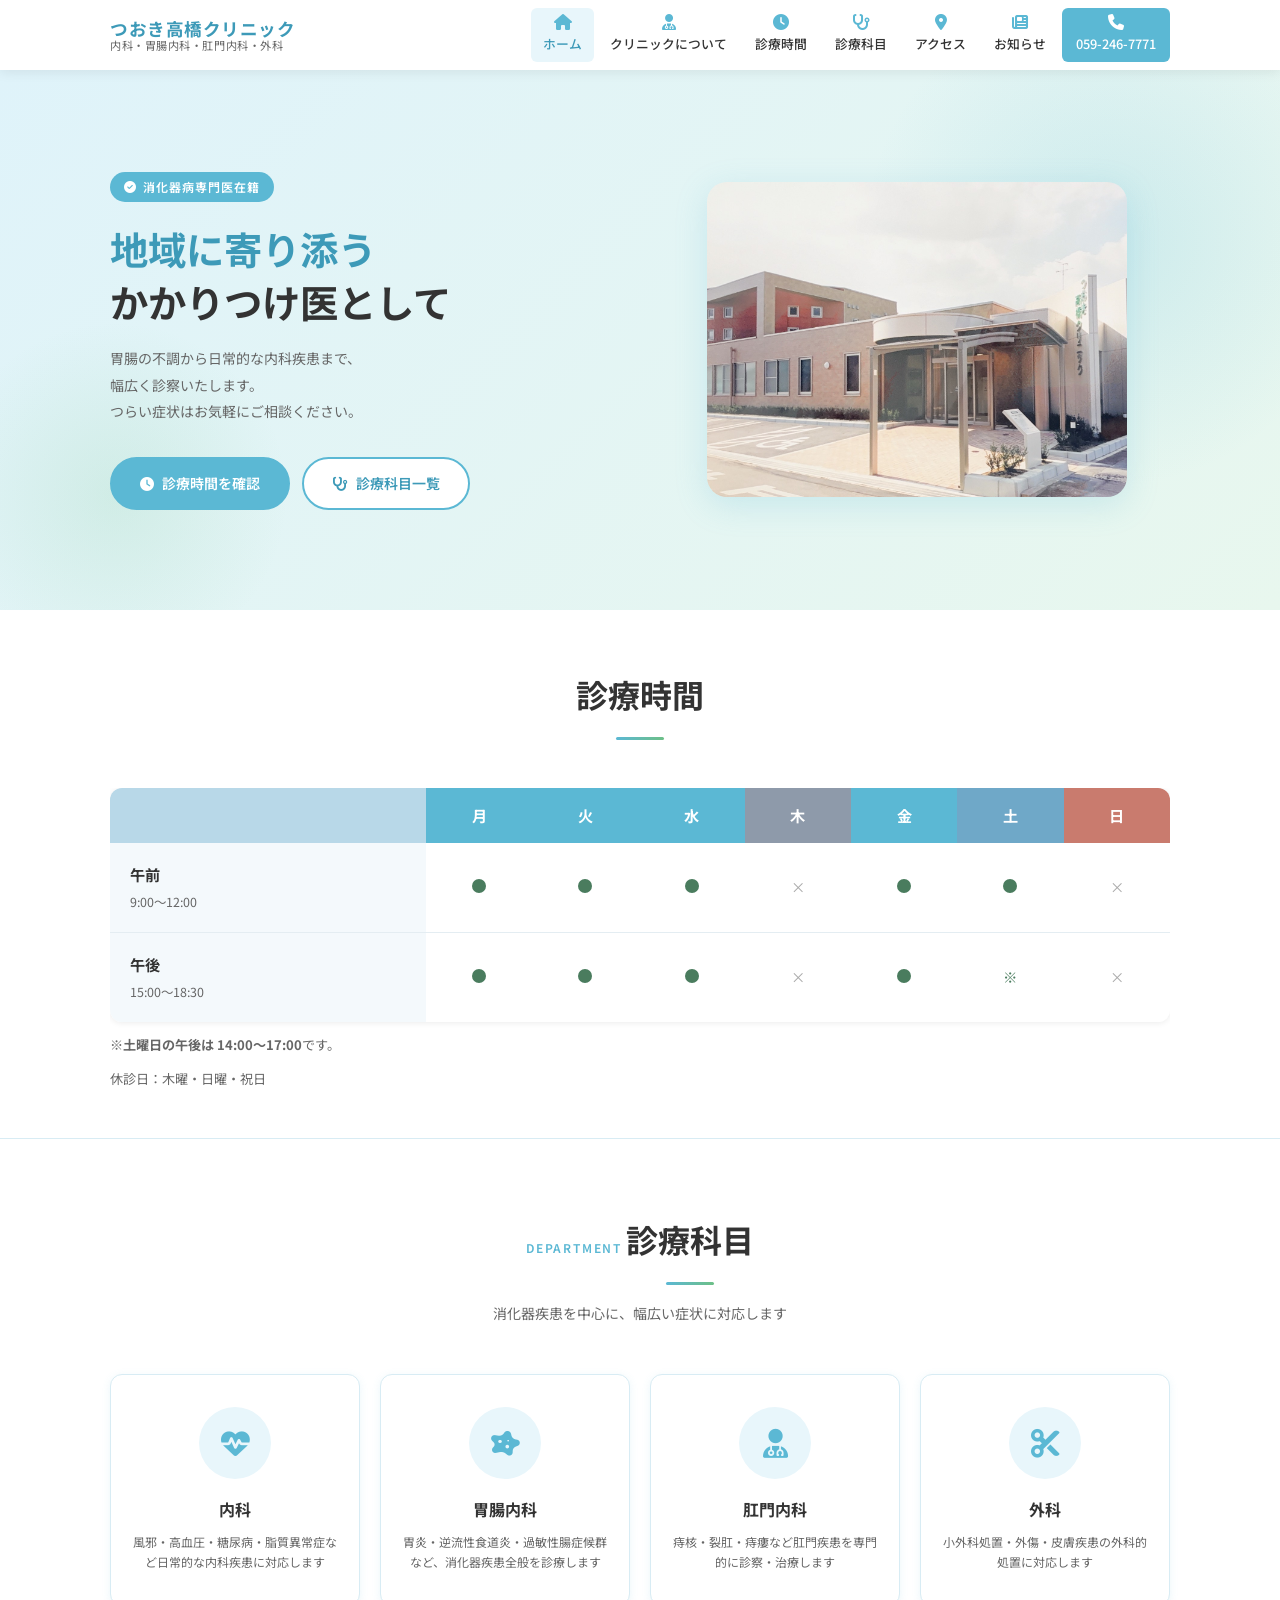
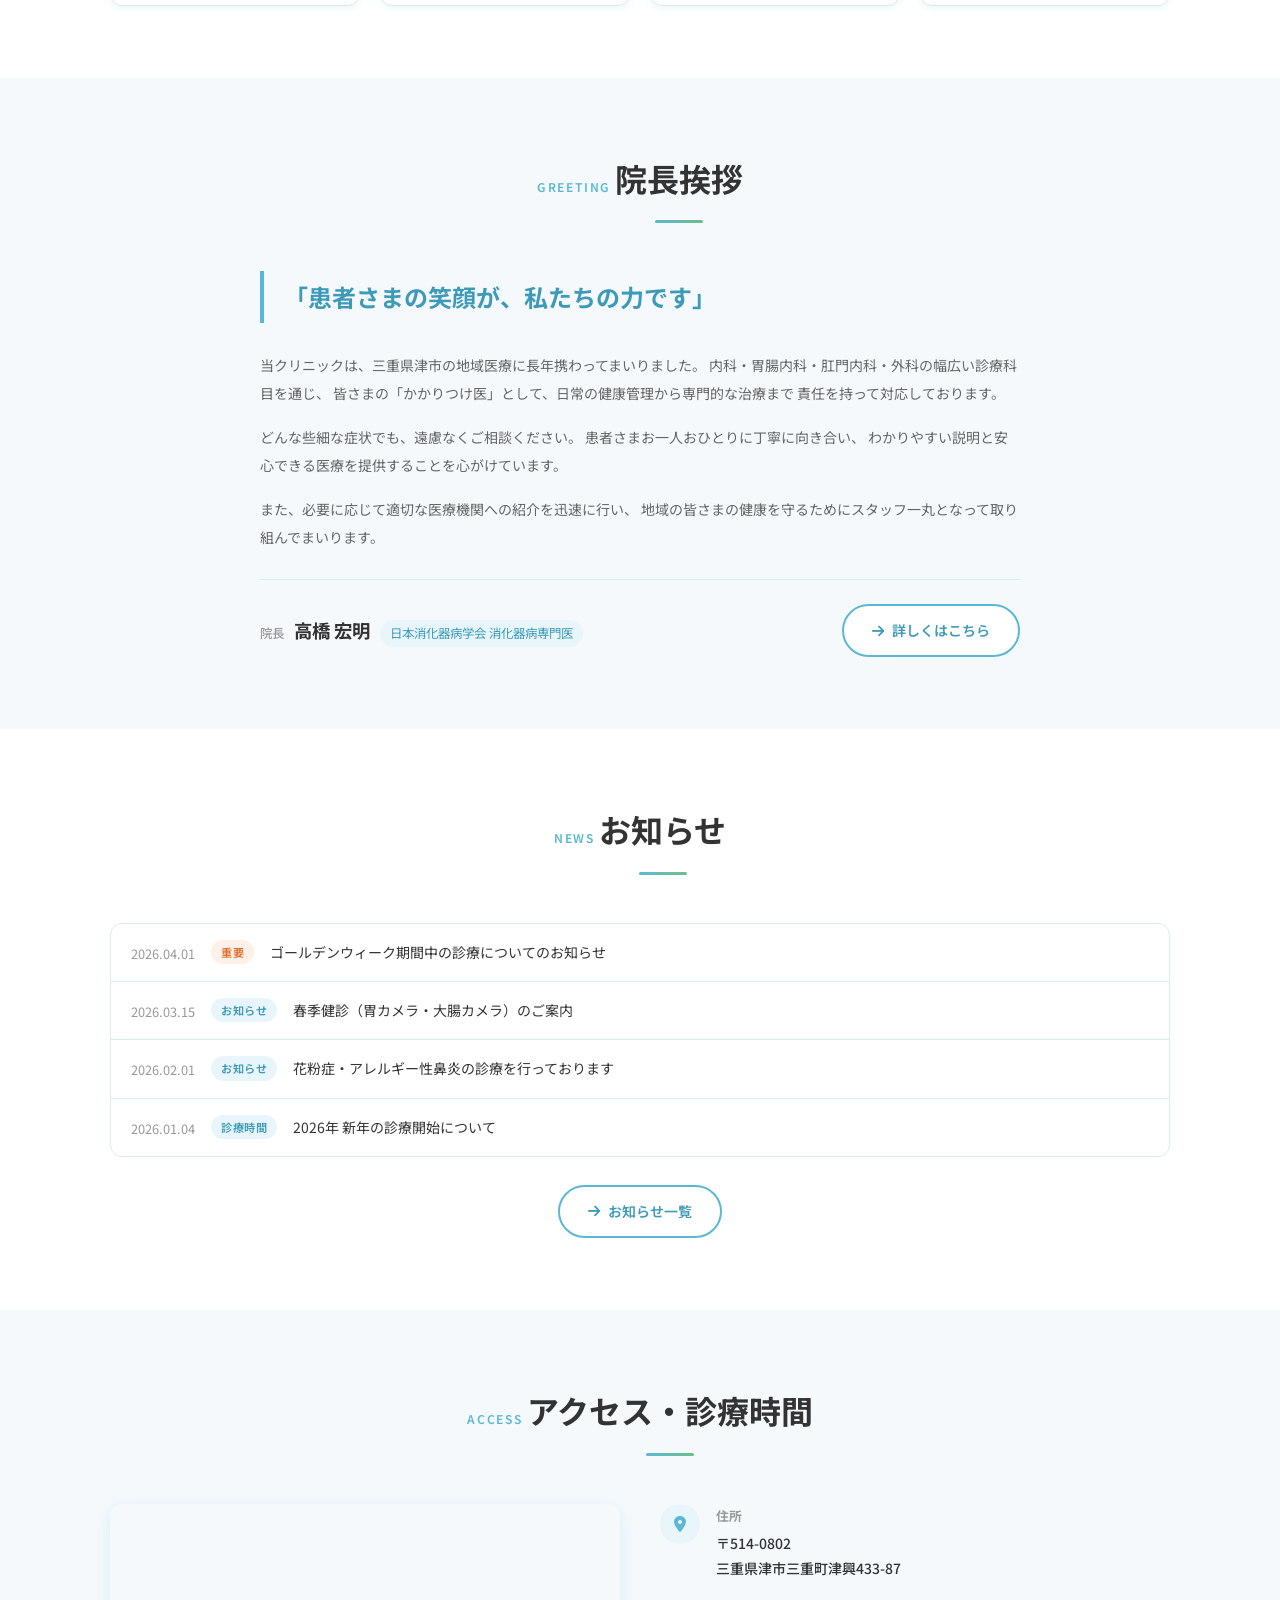
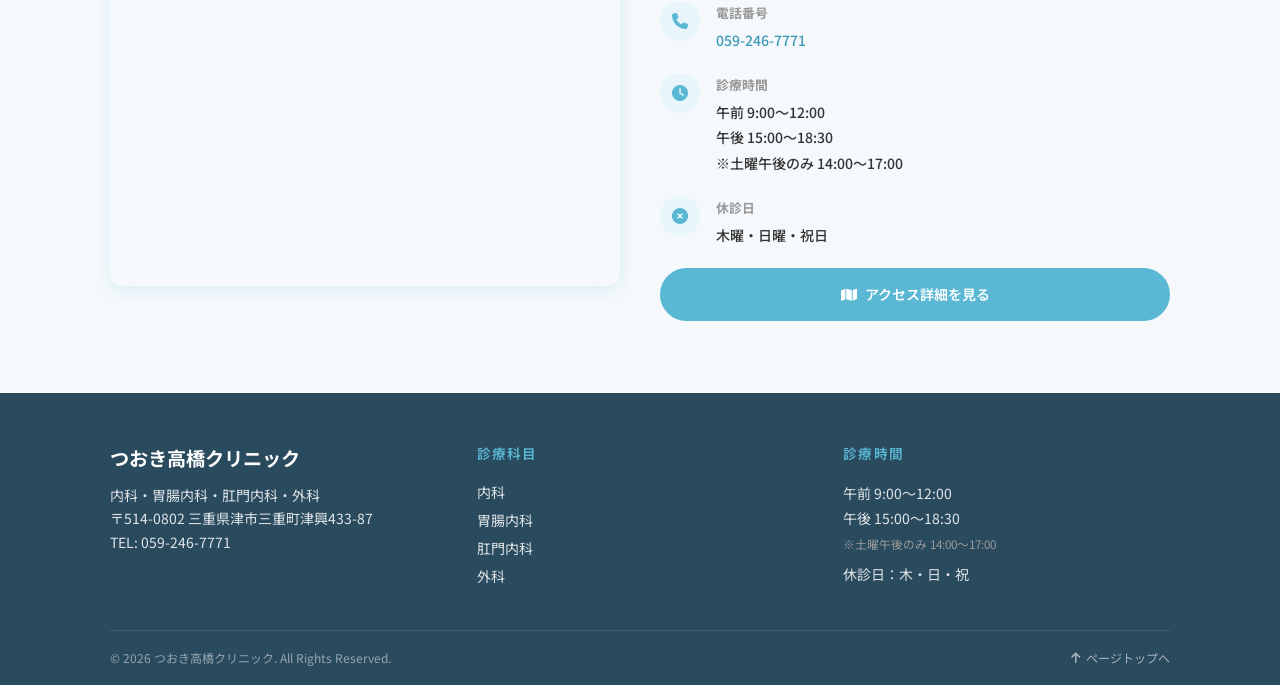
<file: index.html>
<!DOCTYPE html>
<html lang="ja">
<head>
  <meta charset="UTF-8">
  <meta name="viewport" content="width=device-width, initial-scale=1.0">
  <title>つおき高橋クリニック | 内科・胃腸内科・肛門内科・外科 — 三重県津市</title>
  <meta name="description" content="三重県津市の「つおき高橋クリニック」。内科・胃腸内科・肛門内科・外科を診療。院長は日本消化器病学会専門医。お気軽にご来院ください。">
  <link rel="preconnect" href="https://fonts.googleapis.com">
  <link rel="preconnect" href="https://fonts.gstatic.com" crossorigin>
  <link href="https://fonts.googleapis.com/css2?family=Noto+Sans+JP:wght@400;500;600;700&display=swap" rel="stylesheet">
  <link rel="stylesheet" href="https://cdnjs.cloudflare.com/ajax/libs/font-awesome/6.5.0/css/all.min.css" media="print" onload="this.media='all'">
  <noscript><link rel="stylesheet" href="https://cdnjs.cloudflare.com/ajax/libs/font-awesome/6.5.0/css/all.min.css"></noscript>
  <link rel="stylesheet" href="css/common.css">
  <link rel="stylesheet" href="css/style.css">
  <!-- SEO: canonical / favicon -->
  <link rel="canonical" href="https://www.tsuoki-takahashi-cl.com/">
  <link rel="icon" href="/images/favicon.ico">
  <meta name="theme-color" content="#5BB8D4">
  <meta name="geo.region" content="JP-24">
  <meta name="geo.placename" content="津市, 三重県">
  <meta name="geo.position" content="34.73;136.5">
  <meta name="ICBM" content="34.73, 136.5">
  <!-- SEO: OGP -->
  <meta property="og:type" content="website">
  <meta property="og:locale" content="ja_JP">
  <meta property="og:site_name" content="つおき高橋クリニック">
  <meta property="og:title" content="つおき高橋クリニック | 内科・胃腸内科・肛門内科・外科 — 三重県津市">
  <meta property="og:description" content="三重県津市の「つおき高橋クリニック」。内科・胃腸内科・肛門内科・外科を診療。院長は日本消化器病学会専門医。お気軽にご来院ください。">
  <meta property="og:url" content="https://www.tsuoki-takahashi-cl.com/">
  <meta property="og:image" content="https://www.tsuoki-takahashi-cl.com/images/ogp.png">
  <meta property="og:image:width" content="1200">
  <meta property="og:image:height" content="630">
  <!-- SEO: Twitter Card -->
  <meta name="twitter:card" content="summary_large_image">
  <meta name="twitter:title" content="つおき高橋クリニック | 三重県津市">
  <meta name="twitter:description" content="三重県津市の内科・胃腸内科・肛門内科・外科クリニック。消化器病専門医在籍。">
  <meta name="twitter:image" content="https://www.tsuoki-takahashi-cl.com/images/ogp.png">
  <!-- AIO: JSON-LD 構造化データ -->
  <script type="application/ld+json">
  [
    {
      "@context": "https://schema.org",
      "@type": "MedicalClinic",
      "@id": "https://www.tsuoki-takahashi-cl.com/#clinic",
      "name": "つおき高橋クリニック",
      "alternateName": "Tsuoki Takahashi Clinic",
      "url": "https://www.tsuoki-takahashi-cl.com/",
      "telephone": "+81-59-246-7771",
      "image": "https://www.tsuoki-takahashi-cl.com/images/ogp.png",
      "description": "三重県津市の内科・胃腸内科・肛門内科・外科クリニック。日本消化器病学会 消化器病専門医の院長が丁寧に診察します。",
      "address": {
        "@type": "PostalAddress",
        "streetAddress": "三重町津興433-87",
        "addressLocality": "津市",
        "addressRegion": "三重県",
        "postalCode": "514-0802",
        "addressCountry": "JP"
      },
      "geo": {
        "@type": "GeoCoordinates",
        "latitude": 34.73,
        "longitude": 136.5
      },
      "medicalSpecialty": ["Gastroenterology", "GeneralPractice", "Surgery"],
      "openingHoursSpecification": [
        {
          "@type": "OpeningHoursSpecification",
          "dayOfWeek": ["Monday","Tuesday","Wednesday","Friday"],
          "opens": "09:00",
          "closes": "12:00"
        },
        {
          "@type": "OpeningHoursSpecification",
          "dayOfWeek": ["Monday","Tuesday","Wednesday","Friday"],
          "opens": "15:00",
          "closes": "18:30"
        },
        {
          "@type": "OpeningHoursSpecification",
          "dayOfWeek": ["Saturday"],
          "opens": "09:00",
          "closes": "12:00"
        },
        {
          "@type": "OpeningHoursSpecification",
          "dayOfWeek": ["Saturday"],
          "opens": "14:00",
          "closes": "17:00"
        }
      ],
      "employee": {
        "@type": "Physician",
        "name": "高橋 宏明",
        "honorificPrefix": "Dr.",
        "jobTitle": "院長",
        "medicalSpecialty": "Gastroenterology"
      },
      "priceRange": "保険診療",
      "currenciesAccepted": "JPY",
      "paymentAccepted": "健康保険、現金"
    },
    {
      "@context": "https://schema.org",
      "@type": "WebSite",
      "url": "https://www.tsuoki-takahashi-cl.com/",
      "name": "つおき高橋クリニック",
      "inLanguage": "ja"
    }
  ]
  </script>
</head>
<body>

  <!-- ヘッダー -->
  <header class="site-header">
    <div class="container header-inner">
      <a href="index.html" class="site-logo">
        <span class="logo-name">つおき高橋クリニック</span>
        <span class="logo-sub">内科・胃腸内科・肛門内科・外科</span>
      </a>
      <nav class="global-nav" aria-label="グローバルナビゲーション">
        <a href="index.html"><i class="fa-solid fa-house"></i>ホーム</a>
        <a href="about.html"><i class="fa-solid fa-user-doctor"></i>クリニックについて</a>
        <a href="hours.html"><i class="fa-solid fa-clock"></i>診療時間</a>
        <a href="department.html"><i class="fa-solid fa-stethoscope"></i>診療科目</a>
        <a href="access.html"><i class="fa-solid fa-location-dot"></i>アクセス</a>
        <a href="news.html"><i class="fa-solid fa-newspaper"></i>お知らせ</a>
        <a href="tel:0592467771" class="header-tel"><i class="fa-solid fa-phone"></i>059-246-7771</a>
      </nav>
      <button class="hamburger" aria-label="メニューを開く" aria-expanded="false">
        <span></span><span></span><span></span>
      </button>
    </div>
  </header>

  <main>

    <!-- ヒーロー -->
    <section class="hero">
      <div class="container">
        <div class="hero-inner">
          <div class="hero-content fade-in">
            <span class="hero-tag"><i class="fa-solid fa-circle-check"></i>消化器病専門医在籍</span>
            <h1 class="hero-title">
              <em>地域に寄り添う</em><br>
              かかりつけ医として
            </h1>
            <p class="hero-desc">
              胃腸の不調から日常的な内科疾患まで、<br>
              幅広く診察いたします。<br>
              つらい症状はお気軽にご相談ください。
            </p>
            <div class="hero-actions">
              <a href="hours.html" class="btn btn-primary"><i class="fa-solid fa-clock"></i>診療時間を確認</a>
              <a href="department.html" class="btn btn-secondary"><i class="fa-solid fa-stethoscope"></i>診療科目一覧</a>
            </div>
          </div>
          <div class="hero-image fade-in">
            <img
              src="images/hospital_exterior.jpg"
              alt="つおき高橋クリニック 外観"
              class="hero-exterior-img"
              width="420"
              loading="eager"
            >
          </div>
        </div>
      </div>
    </section>

    <!-- 診療時間テーブル -->
    <div class="hours-section">
      <div class="container">
        <div class="section-header fade-in">
          <h2 class="section-title">診療時間</h2>
        </div>
        <div class="hours-table-wrap fade-in">
          <table class="hours-schedule">
            <thead>
              <tr>
                <th class="th-empty"></th>
                <th>月</th>
                <th>火</th>
                <th>水</th>
                <th class="th-closed">木</th>
                <th>金</th>
                <th class="th-sat">土</th>
                <th class="th-sun">日</th>
              </tr>
            </thead>
            <tbody>
              <tr>
                <td class="time-cell"><span class="time-label">午前</span><span class="time-range">9:00〜12:00</span></td>
                <td><span class="dot"></span></td>
                <td><span class="dot"></span></td>
                <td><span class="dot"></span></td>
                <td class="cross-cell">×</td>
                <td><span class="dot"></span></td>
                <td><span class="dot"></span></td>
                <td class="cross-cell">×</td>
              </tr>
              <tr>
                <td class="time-cell"><span class="time-label">午後</span><span class="time-range">15:00〜18:30</span></td>
                <td><span class="dot"></span></td>
                <td><span class="dot"></span></td>
                <td><span class="dot"></span></td>
                <td class="cross-cell">×</td>
                <td><span class="dot"></span></td>
                <td class="sat-pm-cell">※</td>
                <td class="cross-cell">×</td>
              </tr>
            </tbody>
          </table>
          <p class="hours-note"><strong>※土曜日の午後は 14:00〜17:00</strong>です。</p>
          <p class="hours-note">休診日：木曜・日曜・祝日</p>
        </div>
      </div>
    </div>

    <!-- 診療科目 -->
    <section class="section">
      <div class="container">
        <div class="section-header fade-in">
          <span class="section-label">Department</span>
          <h2 class="section-title">診療科目</h2>
          <p class="section-desc">消化器疾患を中心に、幅広い症状に対応します</p>
        </div>
        <div class="dept-grid">
          <a href="department.html#internal" class="dept-card fade-in">
            <div class="dept-icon"><i class="fa-solid fa-heart-pulse"></i></div>
            <h3>内科</h3>
            <p>風邪・高血圧・糖尿病・脂質異常症など日常的な内科疾患に対応します</p>
          </a>
          <a href="department.html#gastro" class="dept-card fade-in">
            <div class="dept-icon"><i class="fa-solid fa-disease"></i></div>
            <h3>胃腸内科</h3>
            <p>胃炎・逆流性食道炎・過敏性腸症候群など、消化器疾患全般を診療します</p>
          </a>
          <a href="department.html#anal" class="dept-card fade-in">
            <div class="dept-icon"><i class="fa-solid fa-user-doctor"></i></div>
            <h3>肛門内科</h3>
            <p>痔核・裂肛・痔瘻など肛門疾患を専門的に診察・治療します</p>
          </a>
          <a href="department.html#surgery" class="dept-card fade-in">
            <div class="dept-icon"><i class="fa-solid fa-scissors"></i></div>
            <h3>外科</h3>
            <p>小外科処置・外傷・皮膚疾患の外科的処置に対応します</p>
          </a>
        </div>
      </div>
    </section>

    <!-- 院長挨拶 -->
    <section class="section section-alt">
      <div class="container">
        <div class="section-header fade-in">
          <span class="section-label">Greeting</span>
          <h2 class="section-title">院長挨拶</h2>
        </div>
        <div class="greeting-inner fade-in">
          <blockquote class="greeting-quote">「患者さまの笑顔が、私たちの力です」</blockquote>
          <div class="greeting-body">
            <p>
              当クリニックは、三重県津市の地域医療に長年携わってまいりました。
              内科・胃腸内科・肛門内科・外科の幅広い診療科目を通じ、
              皆さまの「かかりつけ医」として、日常の健康管理から専門的な治療まで
              責任を持って対応しております。
            </p>
            <p>
              どんな些細な症状でも、遠慮なくご相談ください。
              患者さまお一人おひとりに丁寧に向き合い、
              わかりやすい説明と安心できる医療を提供することを心がけています。
            </p>
            <p>
              また、必要に応じて適切な医療機関への紹介を迅速に行い、
              地域の皆さまの健康を守るためにスタッフ一丸となって取り組んでまいります。
            </p>
          </div>
          <div class="greeting-footer">
            <div class="greeting-profile">
              <span class="greeting-profile-title">院長</span>
              <span class="greeting-profile-name">高橋 宏明</span>
              <span class="greeting-profile-cert">日本消化器病学会 消化器病専門医</span>
            </div>
            <a href="about.html" class="btn btn-secondary">
              <i class="fa-solid fa-arrow-right"></i>詳しくはこちら
            </a>
          </div>
        </div>
      </div>
    </section>

    <!-- お知らせ -->
    <section class="section">
      <div class="container">
        <div class="section-header fade-in">
          <span class="section-label">News</span>
          <h2 class="section-title">お知らせ</h2>
        </div>
        <div id="top-news-list" class="news-list fade-in"></div>
        <div style="text-align:center; margin-top:28px;">
          <a href="news.html" class="btn btn-secondary"><i class="fa-solid fa-arrow-right"></i>お知らせ一覧</a>
        </div>
      </div>
    </section>

    <!-- アクセス -->
    <section class="section section-alt">
      <div class="container">
        <div class="section-header fade-in">
          <span class="section-label">Access</span>
          <h2 class="section-title">アクセス・診療時間</h2>
        </div>
        <div class="access-grid fade-in">
          <div class="access-map">
            <iframe
              src="https://www.google.com/maps/embed?pb=!1m18!1m12!1m3!1d3270.5!2d136.5!3d34.73!2m3!1f0!2f0!3f0!3m2!1i1024!2i768!4f13.1!3m3!1m2!1s0x0%3A0x0!2s%E4%B8%89%E9%87%8D%E7%9C%8C%E6%B4%A5%E5%B8%82%E4%B8%89%E9%87%8D%E7%94%BA%E6%B4%A5%E8%88%88433-87!5e0!3m2!1sja!2sjp!4v1"
              allowfullscreen=""
              loading="lazy"
              referrerpolicy="no-referrer-when-downgrade"
              title="つおき高橋クリニック 地図"
            ></iframe>
          </div>
          <div class="access-info">
            <div class="access-info-item">
              <div class="icon"><i class="fa-solid fa-location-dot"></i></div>
              <div>
                <h4>住所</h4>
                <p>〒514-0802<br>三重県津市三重町津興433-87</p>
              </div>
            </div>
            <div class="access-info-item">
              <div class="icon"><i class="fa-solid fa-phone"></i></div>
              <div>
                <h4>電話番号</h4>
                <p><a href="tel:0592467771">059-246-7771</a></p>
              </div>
            </div>
            <div class="access-info-item">
              <div class="icon"><i class="fa-solid fa-clock"></i></div>
              <div>
                <h4>診療時間</h4>
                <p>
                  午前 9:00〜12:00<br>
                  午後 15:00〜18:30<br>
                  ※土曜午後のみ 14:00〜17:00
                </p>
              </div>
            </div>
            <div class="access-info-item">
              <div class="icon"><i class="fa-solid fa-circle-xmark"></i></div>
              <div>
                <h4>休診日</h4>
                <p>木曜・日曜・祝日</p>
              </div>
            </div>
            <a href="access.html" class="btn btn-primary"><i class="fa-solid fa-map"></i>アクセス詳細を見る</a>
          </div>
        </div>
      </div>
    </section>

  </main>

  <!-- フッター -->
  <footer class="site-footer">
    <div class="container">
      <div class="footer-inner">
        <div class="footer-brand">
          <span class="footer-logo">つおき高橋クリニック</span>
          <p>
            内科・胃腸内科・肛門内科・外科<br>
            〒514-0802 三重県津市三重町津興433-87<br>
            TEL: <a href="tel:0592467771">059-246-7771</a>
          </p>
        </div>
        <div class="footer-info">
          <h3>診療科目</h3>
          <p>
            内科<br>
            胃腸内科<br>
            肛門内科<br>
            外科
          </p>
        </div>
        <div class="footer-hours">
          <h3>診療時間</h3>
          <table class="hours-table">
            <tr><td>午前 9:00〜12:00<br>午後 15:00〜18:30<br><small style="color:var(--color-text-muted);">※土曜午後のみ 14:00〜17:00</small></td></tr>
            <tr><td>休診日：木・日・祝</td></tr>
          </table>
        </div>
      </div>
      <div class="footer-bottom">
        <p>&copy; 2026 つおき高橋クリニック. All Rights Reserved.</p>
        <a href="#" class="page-top-btn"><i class="fa-solid fa-arrow-up"></i>ページトップへ</a>
      </div>
    </div>
  </footer>

  <script src="js/news-data.js"></script>
  <script src="js/main.js"></script>
  <script>
    (function() {
      const CATEGORY_LABEL = { important: '重要', notice: 'お知らせ', hours: '診療時間' };
      const CATEGORY_BADGE = { important: 'badge-important', notice: '', hours: '' };
      const list = document.getElementById('top-news-list');
      if (!list) return;
      const posts = getNews().sort((a, b) => b.date.localeCompare(a.date)).slice(0, 4);
      posts.forEach(post => {
        const [y, m, d] = post.date.split('-');
        const dateStr = `${y}.${m.padStart(2,'0')}.${d.padStart(2,'0')}`;
        const label = CATEGORY_LABEL[post.category] || post.category;
        const badgeCls = CATEGORY_BADGE[post.category] || '';
        const a = document.createElement('a');
        a.href = 'news.html';
        a.className = 'news-item';
        a.innerHTML = `<span class="news-item-date">${dateStr}</span><span class="news-badge ${badgeCls}">${label}</span><span class="news-item-title">${post.title}</span>`;
        list.appendChild(a);
      });
    })();
  </script>
</body>
</html>
</file>
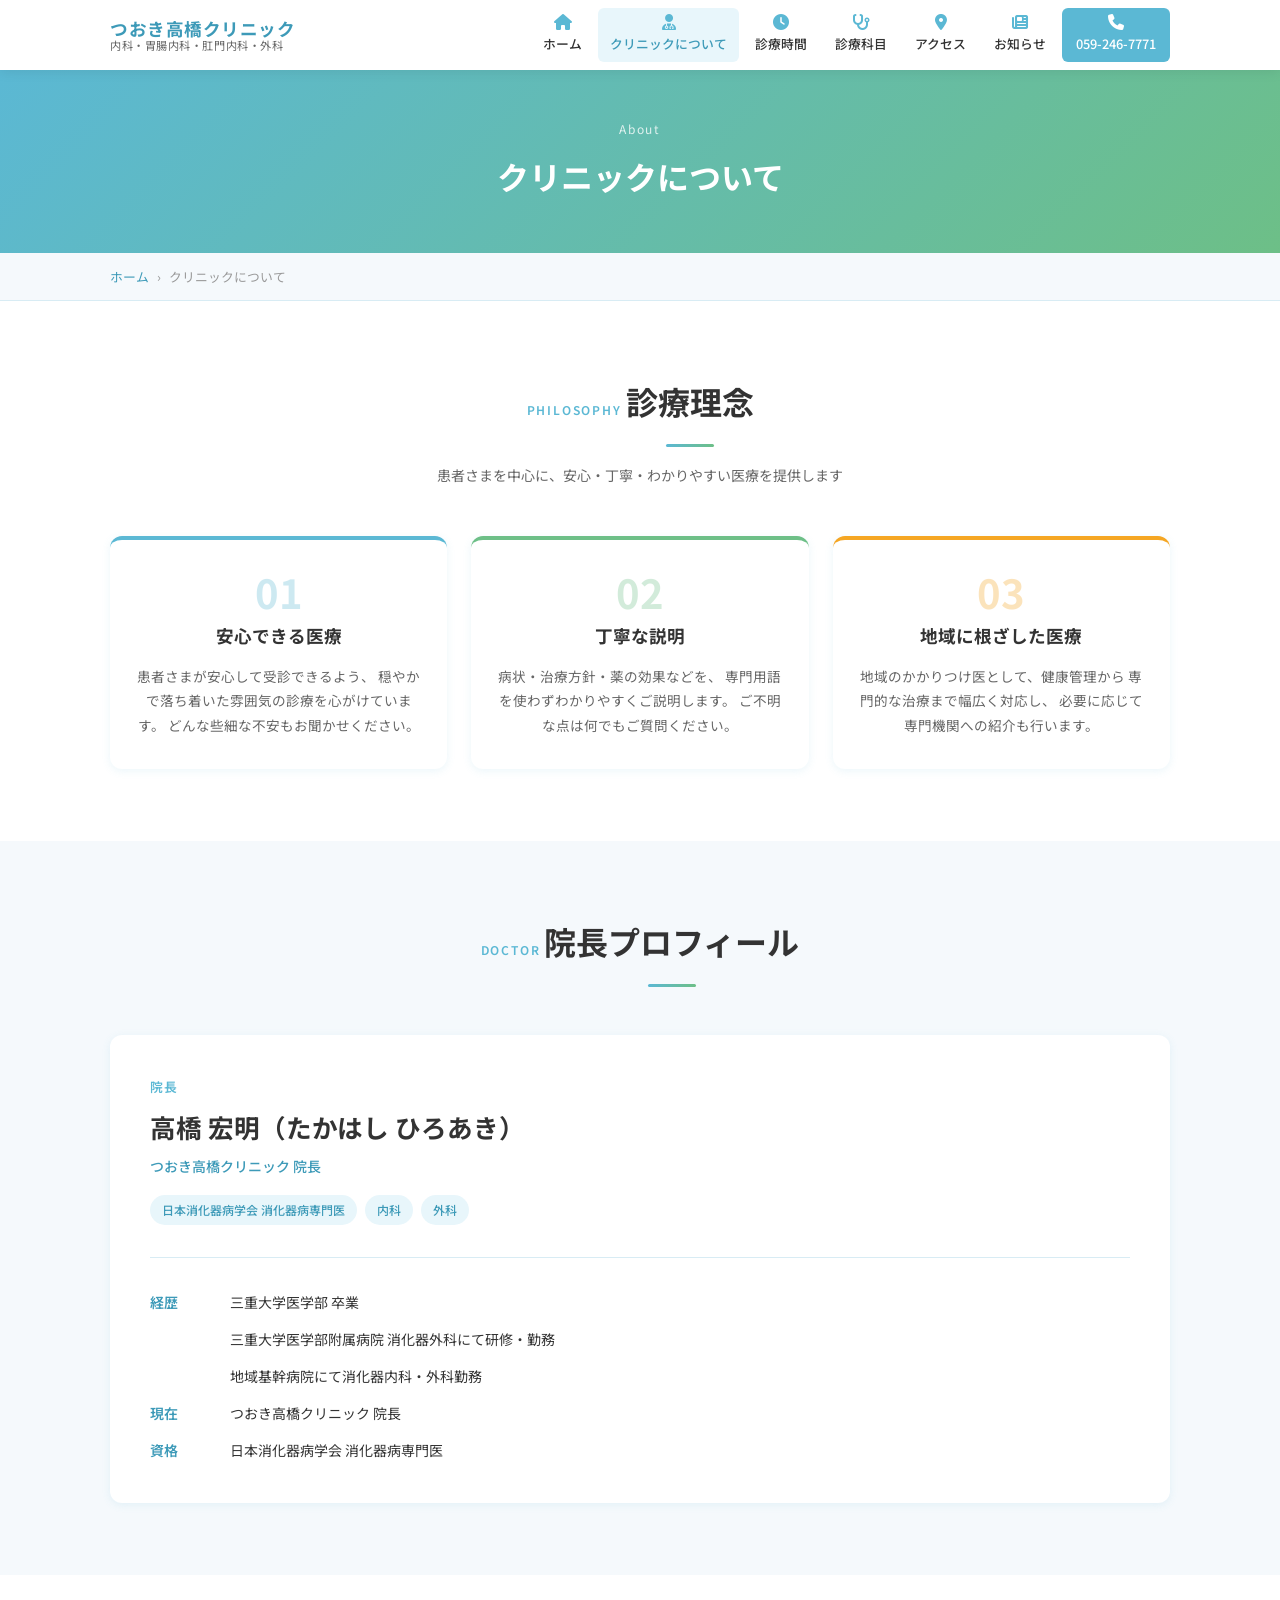
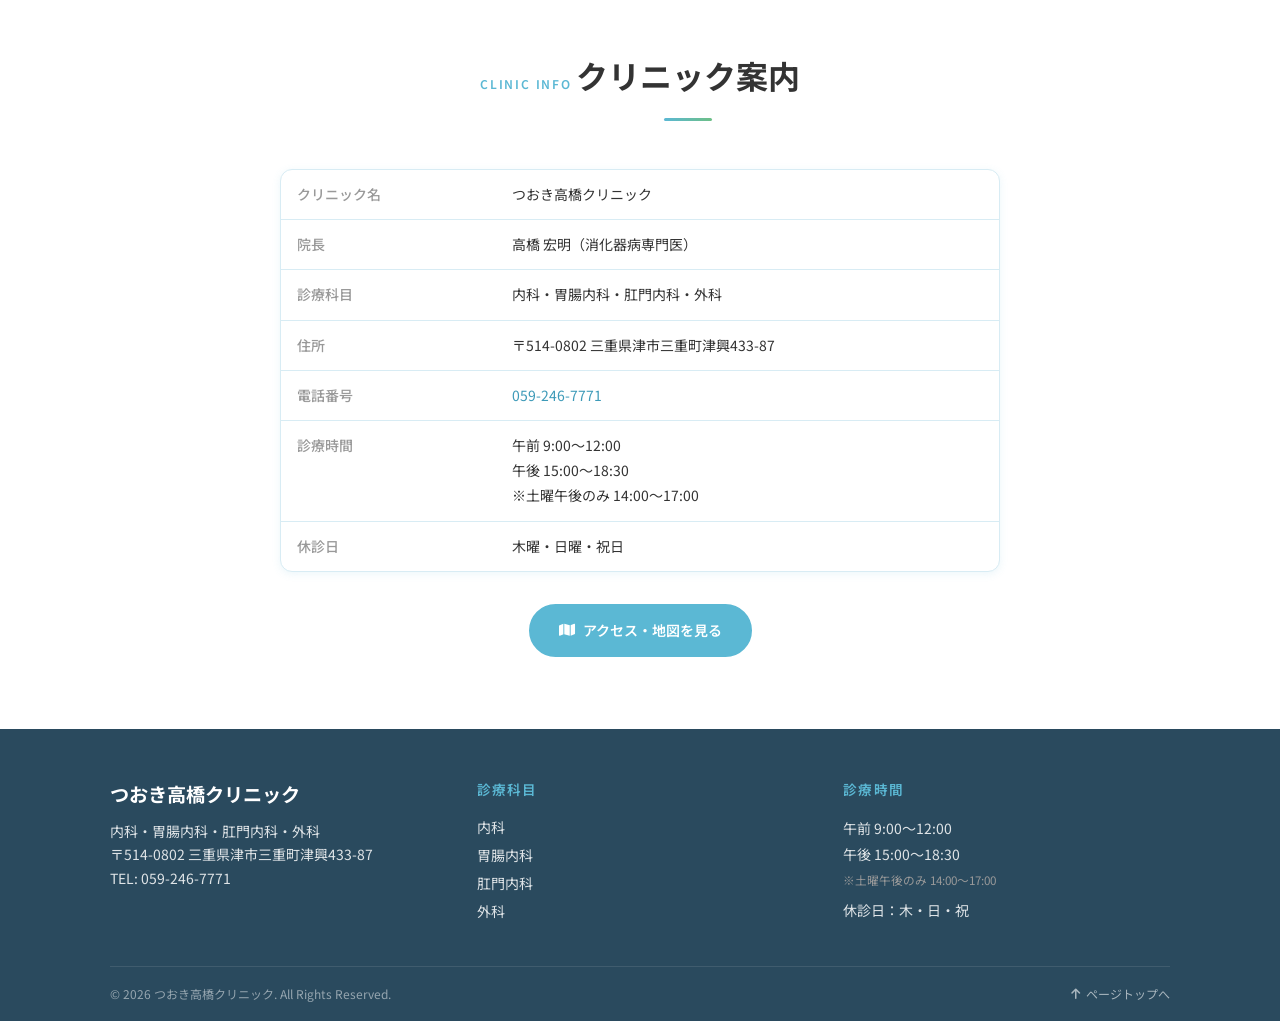
<file: about.html>
<!DOCTYPE html>
<html lang="ja">
<head>
  <meta charset="UTF-8">
  <meta name="viewport" content="width=device-width, initial-scale=1.0">
  <title>クリニックについて | つおき高橋クリニック</title>
  <meta name="description" content="つおき高橋クリニックの理念・院長プロフィール・診療方針をご紹介します。消化器病専門医の院長が丁寧に診察いたします。">
  <link rel="preconnect" href="https://fonts.googleapis.com">
  <link rel="preconnect" href="https://fonts.gstatic.com" crossorigin>
  <link href="https://fonts.googleapis.com/css2?family=Noto+Sans+JP:wght@400;500;600;700&display=swap" rel="stylesheet">
  <link rel="stylesheet" href="https://cdnjs.cloudflare.com/ajax/libs/font-awesome/6.5.0/css/all.min.css" media="print" onload="this.media='all'">
  <noscript><link rel="stylesheet" href="https://cdnjs.cloudflare.com/ajax/libs/font-awesome/6.5.0/css/all.min.css"></noscript>
  <link rel="stylesheet" href="css/common.css">
  <link rel="stylesheet" href="css/style.css">
  <!-- SEO: canonical / favicon -->
  <link rel="canonical" href="https://www.tsuoki-takahashi-cl.com/about.html">
  <link rel="icon" href="/images/favicon.ico">
  <meta name="theme-color" content="#5BB8D4">
  <meta name="geo.region" content="JP-24">
  <meta name="geo.placename" content="津市, 三重県">
  <meta name="geo.position" content="34.73;136.5">
  <meta name="ICBM" content="34.73, 136.5">
  <!-- SEO: OGP -->
  <meta property="og:type" content="website">
  <meta property="og:locale" content="ja_JP">
  <meta property="og:site_name" content="つおき高橋クリニック">
  <meta property="og:title" content="クリニックについて | つおき高橋クリニック">
  <meta property="og:description" content="つおき高橋クリニックの理念・院長プロフィール・診療方針をご紹介します。消化器病専門医の院長が丁寧に診察いたします。">
  <meta property="og:url" content="https://www.tsuoki-takahashi-cl.com/about.html">
  <meta property="og:image" content="https://www.tsuoki-takahashi-cl.com/images/ogp.png">
  <meta property="og:image:width" content="1200">
  <meta property="og:image:height" content="630">
  <!-- SEO: Twitter Card -->
  <meta name="twitter:card" content="summary_large_image">
  <meta name="twitter:title" content="クリニックについて | つおき高橋クリニック">
  <meta name="twitter:description" content="消化器病専門医・高橋宏明院長のプロフィールと診療理念をご紹介します。">
  <meta name="twitter:image" content="https://www.tsuoki-takahashi-cl.com/images/ogp.png">
  <!-- AIO: JSON-LD 構造化データ -->
  <script type="application/ld+json">
  [
    {
      "@context": "https://schema.org",
      "@type": "MedicalClinic",
      "@id": "https://www.tsuoki-takahashi-cl.com/#clinic",
      "name": "つおき高橋クリニック",
      "url": "https://www.tsuoki-takahashi-cl.com/",
      "telephone": "+81-59-246-7771",
      "address": {
        "@type": "PostalAddress",
        "streetAddress": "三重町津興433-87",
        "addressLocality": "津市",
        "addressRegion": "三重県",
        "postalCode": "514-0802",
        "addressCountry": "JP"
      },
      "medicalSpecialty": ["Gastroenterology", "GeneralPractice", "Surgery"],
      "employee": {
        "@type": "Physician",
        "name": "高橋 宏明",
        "honorificPrefix": "Dr.",
        "jobTitle": "院長",
        "medicalSpecialty": "Gastroenterology",
        "hasCredential": {
          "@type": "EducationalOccupationalCredential",
          "name": "日本消化器病学会 消化器病専門医"
        }
      }
    },
    {
      "@context": "https://schema.org",
      "@type": "Physician",
      "name": "高橋 宏明",
      "honorificPrefix": "Dr.",
      "jobTitle": "院長",
      "worksFor": {
        "@type": "MedicalClinic",
        "@id": "https://www.tsuoki-takahashi-cl.com/#clinic"
      },
      "medicalSpecialty": "Gastroenterology",
      "hasCredential": {
        "@type": "EducationalOccupationalCredential",
        "name": "日本消化器病学会 消化器病専門医"
      },
      "description": "三重大学医学部卒業後、消化器内科を専門として研鑽を積み、つおき高橋クリニック院長として地域医療に従事。"
    }
  ]
  </script>
  <!-- SEO: BreadcrumbList JSON-LD -->
  <script type="application/ld+json">
  {
    "@context": "https://schema.org",
    "@type": "BreadcrumbList",
    "itemListElement": [
      {"@type": "ListItem", "position": 1, "name": "ホーム", "item": "https://www.tsuoki-takahashi-cl.com/"},
      {"@type": "ListItem", "position": 2, "name": "クリニックについて", "item": "https://www.tsuoki-takahashi-cl.com/about.html"}
    ]
  }
  </script>
</head>
<body>

  <!-- ヘッダー -->
  <header class="site-header">
    <div class="container header-inner">
      <a href="index.html" class="site-logo">
        <span class="logo-name">つおき高橋クリニック</span>
        <span class="logo-sub">内科・胃腸内科・肛門内科・外科</span>
      </a>
      <nav class="global-nav" aria-label="グローバルナビゲーション">
        <a href="index.html"><i class="fa-solid fa-house"></i>ホーム</a>
        <a href="about.html"><i class="fa-solid fa-user-doctor"></i>クリニックについて</a>
        <a href="hours.html"><i class="fa-solid fa-clock"></i>診療時間</a>
        <a href="department.html"><i class="fa-solid fa-stethoscope"></i>診療科目</a>
        <a href="access.html"><i class="fa-solid fa-location-dot"></i>アクセス</a>
        <a href="news.html"><i class="fa-solid fa-newspaper"></i>お知らせ</a>
        <a href="tel:0592467771" class="header-tel"><i class="fa-solid fa-phone"></i>059-246-7771</a>
      </nav>
      <button class="hamburger" aria-label="メニューを開く" aria-expanded="false">
        <span></span><span></span><span></span>
      </button>
    </div>
  </header>

  <!-- ページヒーロー -->
  <div class="page-hero">
    <div class="container">
      <p class="page-hero-label">About</p>
      <h1 class="page-hero-title">クリニックについて</h1>
    </div>
  </div>

  <!-- パンくず -->
  <nav class="breadcrumb" aria-label="パンくずリスト">
    <div class="container">
      <ol>
        <li><a href="index.html">ホーム</a></li>
        <li>クリニックについて</li>
      </ol>
    </div>
  </nav>

  <main>

    <!-- 理念 -->
    <section class="section">
      <div class="container">
        <div class="section-header fade-in">
          <span class="section-label">Philosophy</span>
          <h2 class="section-title">診療理念</h2>
          <p class="section-desc">患者さまを中心に、安心・丁寧・わかりやすい医療を提供します</p>
        </div>
        <div class="philosophy-grid">
          <div class="philosophy-card fade-in">
            <div class="num">01</div>
            <h3>安心できる医療</h3>
            <p>
              患者さまが安心して受診できるよう、
              穏やかで落ち着いた雰囲気の診療を心がけています。
              どんな些細な不安もお聞かせください。
            </p>
          </div>
          <div class="philosophy-card fade-in">
            <div class="num">02</div>
            <h3>丁寧な説明</h3>
            <p>
              病状・治療方針・薬の効果などを、
              専門用語を使わずわかりやすくご説明します。
              ご不明な点は何でもご質問ください。
            </p>
          </div>
          <div class="philosophy-card fade-in">
            <div class="num">03</div>
            <h3>地域に根ざした医療</h3>
            <p>
              地域のかかりつけ医として、健康管理から
              専門的な治療まで幅広く対応し、
              必要に応じて専門機関への紹介も行います。
            </p>
          </div>
        </div>
      </div>
    </section>

    <!-- 院長プロフィール -->
    <section class="section section-alt">
      <div class="container">
        <div class="section-header fade-in">
          <span class="section-label">Doctor</span>
          <h2 class="section-title">院長プロフィール</h2>
        </div>
        <div class="profile-box fade-in">
          <div class="profile-header">
            <div class="profile-meta">
              <p class="profile-role">院長</p>
              <h3>高橋 宏明（たかはし ひろあき）</h3>
              <p class="title">つおき高橋クリニック 院長</p>
              <div class="tags">
                <span class="tag">日本消化器病学会 消化器病専門医</span>
                <span class="tag">内科</span>
                <span class="tag">外科</span>
              </div>
            </div>
          </div>
          <div class="career-list">
            <div class="career-item">
              <span class="year">経歴</span>
              <span>三重大学医学部 卒業</span>
            </div>
            <div class="career-item">
              <span class="year"></span>
              <span>三重大学医学部附属病院 消化器外科にて研修・勤務</span>
            </div>
            <div class="career-item">
              <span class="year"></span>
              <span>地域基幹病院にて消化器内科・外科勤務</span>
            </div>
            <div class="career-item">
              <span class="year">現在</span>
              <span>つおき高橋クリニック 院長</span>
            </div>
            <div class="career-item">
              <span class="year">資格</span>
              <span>日本消化器病学会 消化器病専門医</span>
            </div>
          </div>
        </div>
      </div>
    </section>

    <!-- クリニック案内 -->
    <section class="section">
      <div class="container">
        <div class="section-header fade-in">
          <span class="section-label">Clinic Info</span>
          <h2 class="section-title">クリニック案内</h2>
        </div>
        <div class="fade-in" style="max-width:720px; margin:0 auto;">
          <div style="background:var(--color-white); border-radius:var(--radius-md); overflow:hidden; box-shadow:var(--shadow-sm); border:1px solid var(--color-border);">
            <table class="info-table">
              <tr>
                <th>クリニック名</th>
                <td>つおき高橋クリニック</td>
              </tr>
              <tr>
                <th>院長</th>
                <td>高橋 宏明（消化器病専門医）</td>
              </tr>
              <tr>
                <th>診療科目</th>
                <td>内科・胃腸内科・肛門内科・外科</td>
              </tr>
              <tr>
                <th>住所</th>
                <td>〒514-0802 三重県津市三重町津興433-87</td>
              </tr>
              <tr>
                <th>電話番号</th>
                <td><a href="tel:0592467771" style="color:var(--color-main-dark);">059-246-7771</a></td>
              </tr>
              <tr>
                <th>診療時間</th>
                <td>
                  午前 9:00〜12:00<br>
                  午後 15:00〜18:30<br>
                  ※土曜午後のみ 14:00〜17:00
                </td>
              </tr>
              <tr>
                <th>休診日</th>
                <td>木曜・日曜・祝日</td>
              </tr>
            </table>
          </div>
          <div style="text-align:center; margin-top:32px;">
            <a href="access.html" class="btn btn-primary"><i class="fa-solid fa-map"></i>アクセス・地図を見る</a>
          </div>
        </div>
      </div>
    </section>

  </main>

  <!-- フッター -->
  <footer class="site-footer">
    <div class="container">
      <div class="footer-inner">
        <div class="footer-brand">
          <span class="footer-logo">つおき高橋クリニック</span>
          <p>
            内科・胃腸内科・肛門内科・外科<br>
            〒514-0802 三重県津市三重町津興433-87<br>
            TEL: <a href="tel:0592467771">059-246-7771</a>
          </p>
        </div>
        <div class="footer-info">
          <h3>診療科目</h3>
          <p>内科<br>胃腸内科<br>肛門内科<br>外科</p>
        </div>
        <div class="footer-hours">
          <h3>診療時間</h3>
          <table class="hours-table">
            <tr><td>午前 9:00〜12:00<br>午後 15:00〜18:30<br><small style="color:var(--color-text-muted);">※土曜午後のみ 14:00〜17:00</small></td></tr>
            <tr><td>休診日：木・日・祝</td></tr>
          </table>
        </div>
      </div>
      <div class="footer-bottom">
        <p>&copy; 2026 つおき高橋クリニック. All Rights Reserved.</p>
        <a href="#" class="page-top-btn"><i class="fa-solid fa-arrow-up"></i>ページトップへ</a>
      </div>
    </div>
  </footer>

  <script src="js/main.js"></script>
</body>
</html>
</file>
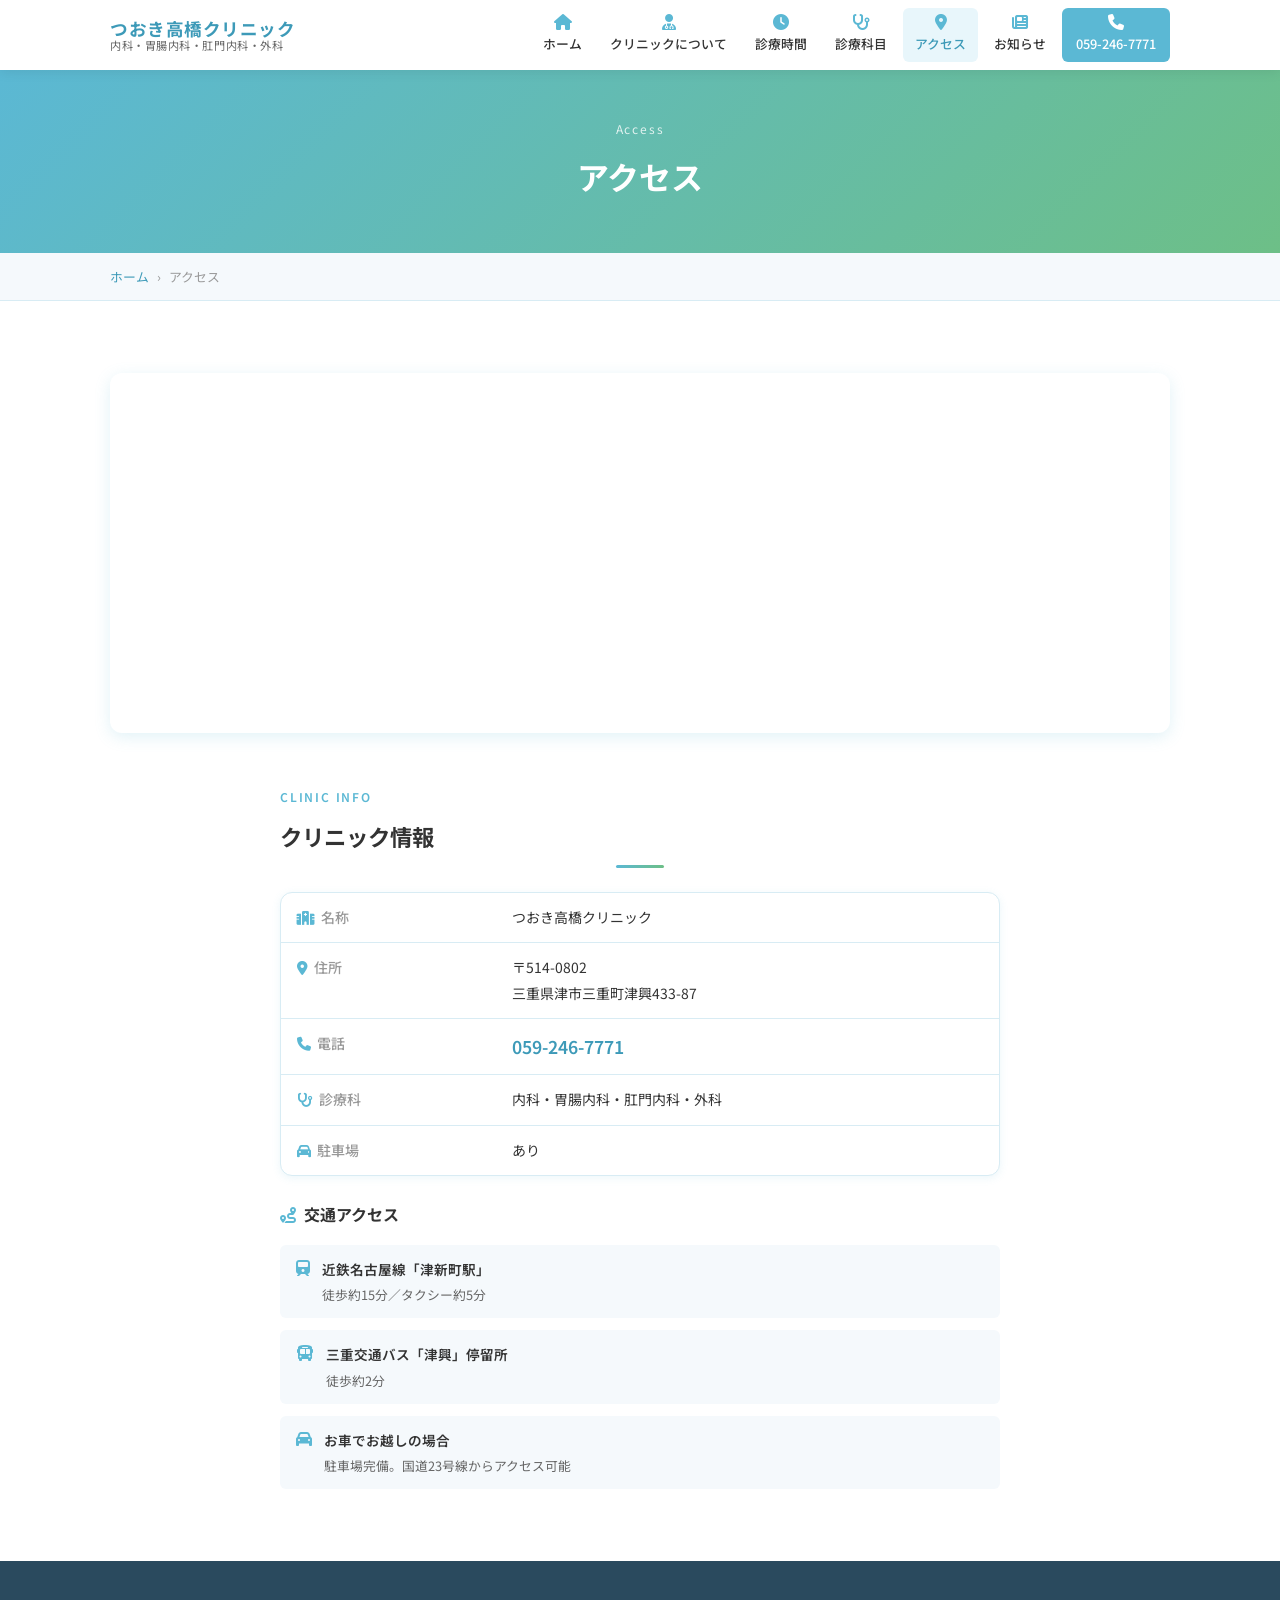
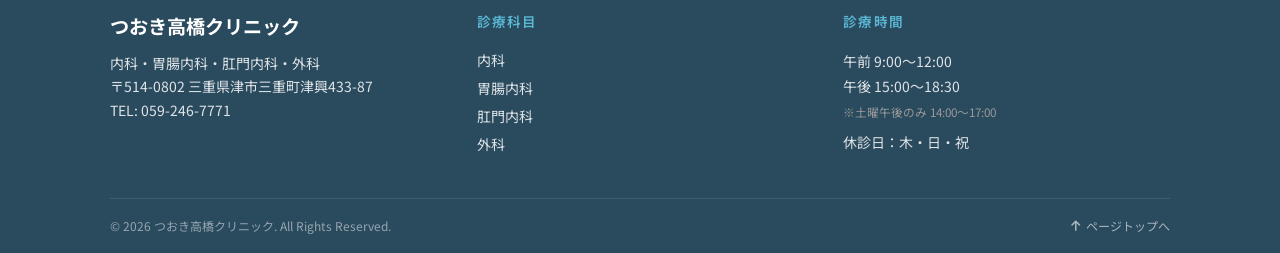
<file: access.html>
<!DOCTYPE html>
<html lang="ja">
<head>
  <meta charset="UTF-8">
  <meta name="viewport" content="width=device-width, initial-scale=1.0">
  <title>アクセス | つおき高橋クリニック</title>
  <meta name="description" content="つおき高橋クリニックのアクセス。三重県津市三重町津興433-87。TEL 059-246-7771。近鉄「津新町駅」徒歩15分、バス「津興」停留所徒歩2分。">
  <link rel="preconnect" href="https://fonts.googleapis.com">
  <link rel="preconnect" href="https://fonts.gstatic.com" crossorigin>
  <link href="https://fonts.googleapis.com/css2?family=Noto+Sans+JP:wght@400;500;600;700&display=swap" rel="stylesheet">
  <link rel="stylesheet" href="https://cdnjs.cloudflare.com/ajax/libs/font-awesome/6.5.0/css/all.min.css" media="print" onload="this.media='all'">
  <noscript><link rel="stylesheet" href="https://cdnjs.cloudflare.com/ajax/libs/font-awesome/6.5.0/css/all.min.css"></noscript>
  <link rel="stylesheet" href="css/common.css">
  <link rel="stylesheet" href="css/style.css">
  <!-- SEO: canonical / favicon -->
  <link rel="canonical" href="https://www.tsuoki-takahashi-cl.com/access.html">
  <link rel="icon" href="/images/favicon.ico">
  <meta name="theme-color" content="#5BB8D4">
  <meta name="geo.region" content="JP-24">
  <meta name="geo.placename" content="津市, 三重県">
  <meta name="geo.position" content="34.73;136.5">
  <meta name="ICBM" content="34.73, 136.5">
  <!-- SEO: OGP -->
  <meta property="og:type" content="website">
  <meta property="og:locale" content="ja_JP">
  <meta property="og:site_name" content="つおき高橋クリニック">
  <meta property="og:title" content="アクセス | つおき高橋クリニック">
  <meta property="og:description" content="つおき高橋クリニックのアクセス。三重県津市三重町津興433-87。TEL 059-246-7771。近鉄「津新町駅」徒歩15分、バス「津興」停留所徒歩2分。">
  <meta property="og:url" content="https://www.tsuoki-takahashi-cl.com/access.html">
  <meta property="og:image" content="https://www.tsuoki-takahashi-cl.com/images/ogp.png">
  <meta property="og:image:width" content="1200">
  <meta property="og:image:height" content="630">
  <!-- SEO: Twitter Card -->
  <meta name="twitter:card" content="summary_large_image">
  <meta name="twitter:title" content="アクセス | つおき高橋クリニック">
  <meta name="twitter:description" content="三重県津市三重町津興433-87。TEL 059-246-7771。近鉄「津新町駅」徒歩15分。">
  <meta name="twitter:image" content="https://www.tsuoki-takahashi-cl.com/images/ogp.png">
  <!-- AIO: JSON-LD 構造化データ -->
  <script type="application/ld+json">
  {
    "@context": "https://schema.org",
    "@type": "MedicalClinic",
    "@id": "https://www.tsuoki-takahashi-cl.com/#clinic",
    "name": "つおき高橋クリニック",
    "alternateName": "Tsuoki Takahashi Clinic",
    "url": "https://www.tsuoki-takahashi-cl.com/",
    "telephone": "+81-59-246-7771",
    "image": "https://www.tsuoki-takahashi-cl.com/images/ogp.png",
    "description": "三重県津市の内科・胃腸内科・肛門内科・外科クリニック。消化器病専門医の院長が丁寧に診察します。",
    "address": {
      "@type": "PostalAddress",
      "streetAddress": "三重町津興433-87",
      "addressLocality": "津市",
      "addressRegion": "三重県",
      "postalCode": "514-0802",
      "addressCountry": "JP"
    },
    "geo": {
      "@type": "GeoCoordinates",
      "latitude": 34.73,
      "longitude": 136.5
    },
    "hasMap": "https://maps.google.com/?q=三重県津市三重町津興433-87",
    "medicalSpecialty": ["Gastroenterology", "GeneralPractice", "Surgery"],
    "employee": {
      "@type": "Physician",
      "name": "高橋 宏明",
      "honorificPrefix": "Dr.",
      "jobTitle": "院長",
      "medicalSpecialty": "Gastroenterology"
    },
    "priceRange": "保険診療",
    "currenciesAccepted": "JPY",
    "paymentAccepted": "健康保険、現金",
    "amenityFeature": [
      {
        "@type": "LocationFeatureSpecification",
        "name": "駐車場",
        "value": true
      }
    ]
  }
  </script>
  <!-- SEO: BreadcrumbList JSON-LD -->
  <script type="application/ld+json">
  {
    "@context": "https://schema.org",
    "@type": "BreadcrumbList",
    "itemListElement": [
      {"@type": "ListItem", "position": 1, "name": "ホーム", "item": "https://www.tsuoki-takahashi-cl.com/"},
      {"@type": "ListItem", "position": 2, "name": "アクセス", "item": "https://www.tsuoki-takahashi-cl.com/access.html"}
    ]
  }
  </script>
  <!-- AIO: FAQ JSON-LD（アクセスへの問い合わせ対策） -->
  <script type="application/ld+json">
  {
    "@context": "https://schema.org",
    "@type": "FAQPage",
    "mainEntity": [
      {
        "@type": "Question",
        "name": "つおき高橋クリニックの住所・場所はどこですか？",
        "acceptedAnswer": {
          "@type": "Answer",
          "text": "〒514-0802 三重県津市三重町津興433-87です。近鉄名古屋線「津新町駅」から徒歩約15分、三重交通バス「津興」停留所から徒歩約2分です。"
        }
      },
      {
        "@type": "Question",
        "name": "つおき高橋クリニックの電話番号は？",
        "acceptedAnswer": {
          "@type": "Answer",
          "text": "059-246-7771です。受付時間内にお気軽にお電話ください。"
        }
      },
      {
        "@type": "Question",
        "name": "つおき高橋クリニックに駐車場はありますか？",
        "acceptedAnswer": {
          "@type": "Answer",
          "text": "はい、駐車場をご用意しております。お車でのご来院も可能です。"
        }
      }
    ]
  }
  </script>
</head>
<body>

  <!-- ヘッダー -->
  <header class="site-header">
    <div class="container header-inner">
      <a href="index.html" class="site-logo">
        <span class="logo-name">つおき高橋クリニック</span>
        <span class="logo-sub">内科・胃腸内科・肛門内科・外科</span>
      </a>
      <nav class="global-nav" aria-label="グローバルナビゲーション">
        <a href="index.html"><i class="fa-solid fa-house"></i>ホーム</a>
        <a href="about.html"><i class="fa-solid fa-user-doctor"></i>クリニックについて</a>
        <a href="hours.html"><i class="fa-solid fa-clock"></i>診療時間</a>
        <a href="department.html"><i class="fa-solid fa-stethoscope"></i>診療科目</a>
        <a href="access.html"><i class="fa-solid fa-location-dot"></i>アクセス</a>
        <a href="news.html"><i class="fa-solid fa-newspaper"></i>お知らせ</a>
        <a href="tel:0592467771" class="header-tel"><i class="fa-solid fa-phone"></i>059-246-7771</a>
      </nav>
      <button class="hamburger" aria-label="メニューを開く" aria-expanded="false">
        <span></span><span></span><span></span>
      </button>
    </div>
  </header>

  <!-- ページヒーロー -->
  <div class="page-hero">
    <div class="container">
      <p class="page-hero-label">Access</p>
      <h1 class="page-hero-title">アクセス</h1>
    </div>
  </div>

  <!-- パンくず -->
  <nav class="breadcrumb" aria-label="パンくずリスト">
    <div class="container">
      <ol>
        <li><a href="index.html">ホーム</a></li>
        <li>アクセス</li>
      </ol>
    </div>
  </nav>

  <main>
    <section class="section">
      <div class="container">

        <!-- 地図 -->
        <div class="access-hero-map fade-in">
          <iframe
            src="https://www.google.com/maps/embed?pb=!1m18!1m12!1m3!1d3270.5!2d136.5!3d34.73!2m3!1f0!2f0!3f0!3m2!1i1024!2i768!4f13.1!3m3!1m2!1s0x0%3A0x0!2s%E4%B8%89%E9%87%8D%E7%9C%8C%E6%B4%A5%E5%B8%82%E4%B8%89%E9%87%8D%E7%94%BA%E6%B4%A5%E8%88%88433-87!5e0!3m2!1sja!2sjp!4v1"
            allowfullscreen=""
            loading="lazy"
            referrerpolicy="no-referrer-when-downgrade"
            title="つおき高橋クリニック 地図"
          ></iframe>
        </div>

        <!-- クリニック情報 -->
        <div class="access-details">
          <div class="fade-in">
            <div class="section-header" style="text-align:left; margin-bottom:24px;">
              <span class="section-label">Clinic Info</span>
              <h2 class="section-title" style="display:block; padding-bottom:12px; font-size:1.4rem;">クリニック情報</h2>
            </div>
            <div style="background:var(--color-white); border-radius:var(--radius-md); overflow:hidden; box-shadow:var(--shadow-sm); border:1px solid var(--color-border);">
              <table class="info-table">
                <tr>
                  <th><i class="fa-solid fa-hospital" style="color:var(--color-main); margin-right:6px;"></i>名称</th>
                  <td>つおき高橋クリニック</td>
                </tr>
                <tr>
                  <th><i class="fa-solid fa-location-dot" style="color:var(--color-main); margin-right:6px;"></i>住所</th>
                  <td>
                    〒514-0802<br>
                    三重県津市三重町津興433-87
                  </td>
                </tr>
                <tr>
                  <th><i class="fa-solid fa-phone" style="color:var(--color-main); margin-right:6px;"></i>電話</th>
                  <td>
                    <a href="tel:0592467771" style="color:var(--color-main-dark); font-weight:600; font-size:1.1rem;">
                      059-246-7771
                    </a>
                  </td>
                </tr>
                <tr>
                  <th><i class="fa-solid fa-stethoscope" style="color:var(--color-main); margin-right:6px;"></i>診療科</th>
                  <td>内科・胃腸内科・肛門内科・外科</td>
                </tr>
                <tr>
                  <th><i class="fa-solid fa-car" style="color:var(--color-main); margin-right:6px;"></i>駐車場</th>
                  <td>あり</td>
                </tr>
              </table>
            </div>

            <!-- 交通アクセス -->
            <div style="margin-top:24px;">
              <h3 style="font-size:1rem; font-weight:700; color:var(--color-text); margin-bottom:16px;">
                <i class="fa-solid fa-route" style="color:var(--color-main); margin-right:8px;"></i>交通アクセス
              </h3>
              <div style="display:flex; flex-direction:column; gap:12px;">
                <div style="display:flex; gap:12px; align-items:flex-start; padding:12px 16px; background:var(--color-bg-gray); border-radius:var(--radius-sm);">
                  <i class="fa-solid fa-train" style="color:var(--color-main); margin-top:3px;"></i>
                  <div>
                    <div style="font-size:0.85rem; font-weight:600; margin-bottom:2px;">近鉄名古屋線「津新町駅」</div>
                    <div style="font-size:0.8rem; color:var(--color-text-light);">徒歩約15分／タクシー約5分</div>
                  </div>
                </div>
                <div style="display:flex; gap:12px; align-items:flex-start; padding:12px 16px; background:var(--color-bg-gray); border-radius:var(--radius-sm);">
                  <i class="fa-solid fa-bus" style="color:var(--color-main); margin-top:3px;"></i>
                  <div>
                    <div style="font-size:0.85rem; font-weight:600; margin-bottom:2px;">三重交通バス「津興」停留所</div>
                    <div style="font-size:0.8rem; color:var(--color-text-light);">徒歩約2分</div>
                  </div>
                </div>
                <div style="display:flex; gap:12px; align-items:flex-start; padding:12px 16px; background:var(--color-bg-gray); border-radius:var(--radius-sm);">
                  <i class="fa-solid fa-car" style="color:var(--color-main); margin-top:3px;"></i>
                  <div>
                    <div style="font-size:0.85rem; font-weight:600; margin-bottom:2px;">お車でお越しの場合</div>
                    <div style="font-size:0.8rem; color:var(--color-text-light);">駐車場完備。国道23号線からアクセス可能</div>
                  </div>
                </div>
              </div>
            </div>
          </div>
        </div>

      </div>
    </section>
  </main>

  <!-- フッター -->
  <footer class="site-footer">
    <div class="container">
      <div class="footer-inner">
        <div class="footer-brand">
          <span class="footer-logo">つおき高橋クリニック</span>
          <p>
            内科・胃腸内科・肛門内科・外科<br>
            〒514-0802 三重県津市三重町津興433-87<br>
            TEL: <a href="tel:0592467771">059-246-7771</a>
          </p>
        </div>
        <div class="footer-info">
          <h3>診療科目</h3>
          <p>内科<br>胃腸内科<br>肛門内科<br>外科</p>
        </div>
        <div class="footer-hours">
          <h3>診療時間</h3>
          <table class="hours-table">
            <tr><td>午前 9:00〜12:00<br>午後 15:00〜18:30<br><small style="color:var(--color-text-muted);">※土曜午後のみ 14:00〜17:00</small></td></tr>
            <tr><td>休診日：木・日・祝</td></tr>
          </table>
        </div>
      </div>
      <div class="footer-bottom">
        <p>&copy; 2026 つおき高橋クリニック. All Rights Reserved.</p>
        <a href="#" class="page-top-btn"><i class="fa-solid fa-arrow-up"></i>ページトップへ</a>
      </div>
    </div>
  </footer>

  <script src="js/main.js"></script>
</body>
</html>
</file>
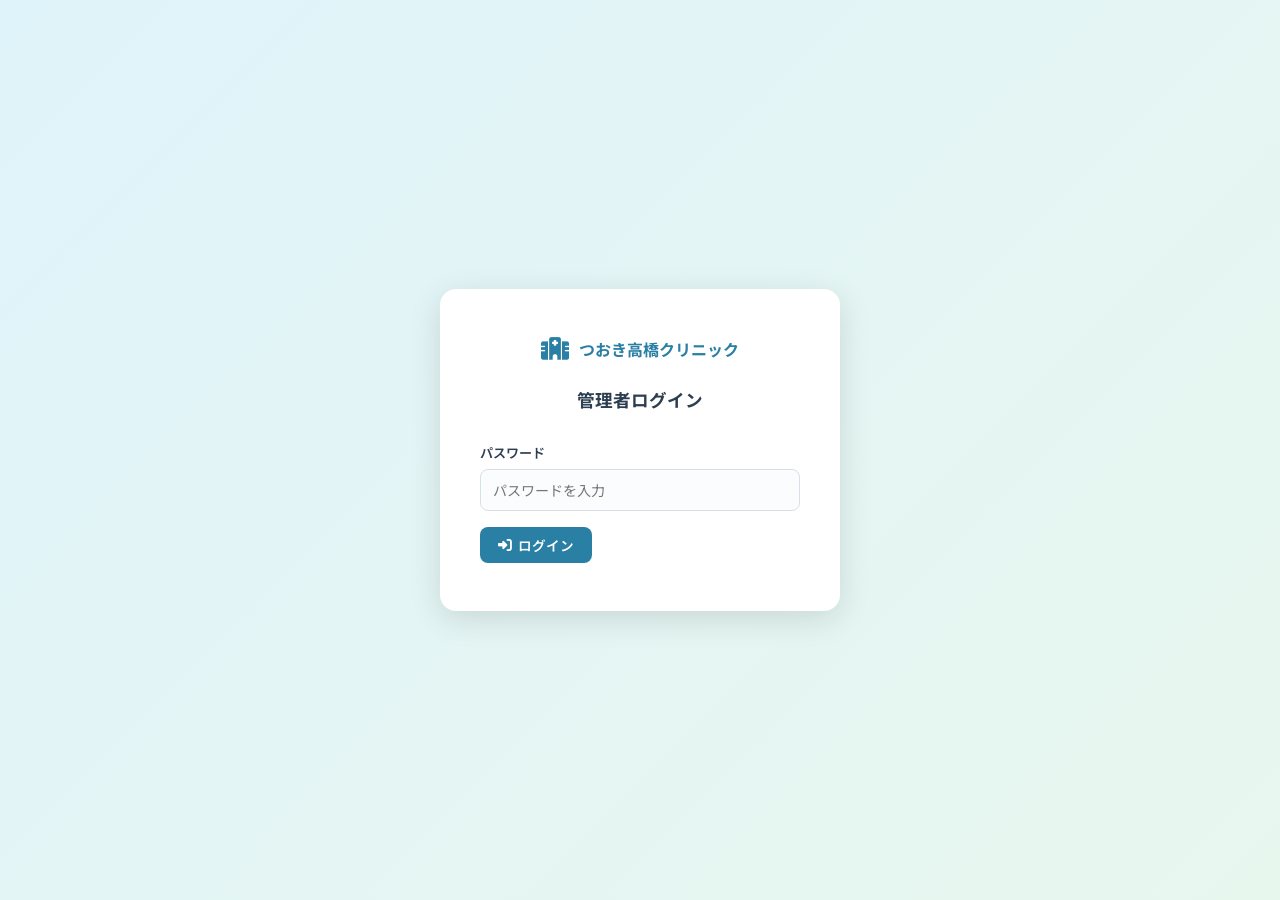
<file: admin.html>
<!DOCTYPE html>
<html lang="ja">
<head>
  <meta charset="UTF-8">
  <meta name="viewport" content="width=device-width, initial-scale=1.0">
  <title>管理画面 | つおき高橋クリニック</title>
  <link rel="preconnect" href="https://fonts.googleapis.com">
  <link rel="preconnect" href="https://fonts.gstatic.com" crossorigin>
  <link href="https://fonts.googleapis.com/css2?family=Noto+Sans+JP:wght@400;500;600;700&display=swap" rel="stylesheet">
  <link rel="stylesheet" href="https://cdnjs.cloudflare.com/ajax/libs/font-awesome/6.5.0/css/all.min.css" media="print" onload="this.media='all'">
  <noscript><link rel="stylesheet" href="https://cdnjs.cloudflare.com/ajax/libs/font-awesome/6.5.0/css/all.min.css"></noscript>
  <meta name="robots" content="noindex, nofollow">
  <link rel="stylesheet" href="css/admin.css">
</head>
<body>

  <!-- ログイン画面 -->
  <div id="login-screen" class="login-screen">
    <div class="login-box">
      <div class="login-logo">
        <i class="fa-solid fa-hospital"></i>
        <span>つおき高橋クリニック</span>
      </div>
      <h1 class="login-title">管理者ログイン</h1>
      <form id="login-form">
        <div class="form-group">
          <label class="form-label">パスワード</label>
          <input type="password" id="password-input" class="form-control" placeholder="パスワードを入力" autocomplete="current-password">
        </div>
        <p id="login-error" class="login-error" hidden>パスワードが正しくありません</p>
        <button type="submit" class="btn-admin btn-primary-admin">
          <i class="fa-solid fa-right-to-bracket"></i>ログイン
        </button>
      </form>
    </div>
  </div>

  <!-- 管理画面本体 -->
  <div id="admin-screen" class="admin-screen" hidden>

    <header class="admin-header">
      <div class="admin-header-inner">
        <div class="admin-header-brand">
          <i class="fa-solid fa-hospital"></i>
          <span>つおき高橋クリニック 管理画面</span>
        </div>
        <div class="admin-header-actions">
          <a href="news.html" target="_blank" class="btn-admin btn-ghost-admin">
            <i class="fa-solid fa-arrow-up-right-from-square"></i>お知らせページを確認
          </a>
          <button id="logout-btn" class="btn-admin btn-ghost-admin">
            <i class="fa-solid fa-right-from-bracket"></i>ログアウト
          </button>
        </div>
      </div>
    </header>

    <main class="admin-main">
      <div class="admin-container">

        <div class="admin-toolbar">
          <h2 class="admin-page-title"><i class="fa-solid fa-newspaper"></i>お知らせ管理</h2>
          <button id="new-post-btn" class="btn-admin btn-primary-admin">
            <i class="fa-solid fa-plus"></i>新規投稿
          </button>
        </div>

        <!-- 投稿フォーム -->
        <div id="post-form-wrap" class="post-form-wrap" hidden>
          <div class="post-form-card">
            <h3 id="form-title" class="post-form-title">新規投稿</h3>
            <form id="post-form">
              <input type="hidden" id="edit-id">
              <div class="form-row-admin">
                <div class="form-group">
                  <label class="form-label">日付 <span class="required">必須</span></label>
                  <input type="date" id="f-date" class="form-control" required>
                </div>
                <div class="form-group">
                  <label class="form-label">カテゴリー <span class="required">必須</span></label>
                  <select id="f-category" class="form-control" required>
                    <option value="important">重要</option>
                    <option value="notice" selected>お知らせ</option>
                    <option value="hours">診療時間</option>
                  </select>
                </div>
              </div>
              <div class="form-group">
                <label class="form-label">タイトル <span class="required">必須</span></label>
                <input type="text" id="f-title" class="form-control" placeholder="タイトルを入力" required>
              </div>
              <div class="form-group">
                <label class="form-label">本文 <span class="required">必須</span></label>
                <textarea id="f-body" class="form-control" rows="6" placeholder="本文を入力" required></textarea>
              </div>
              <div class="form-actions">
                <button type="button" id="cancel-btn" class="btn-admin btn-ghost-admin">キャンセル</button>
                <button type="submit" class="btn-admin btn-primary-admin">
                  <i class="fa-solid fa-floppy-disk"></i>保存する
                </button>
              </div>
            </form>
          </div>
        </div>

        <!-- 投稿一覧 -->
        <div class="posts-table-wrap">
          <table class="posts-table">
            <thead>
              <tr>
                <th>日付</th>
                <th>カテゴリー</th>
                <th>タイトル</th>
                <th class="col-actions">操作</th>
              </tr>
            </thead>
            <tbody id="posts-tbody"></tbody>
          </table>
          <p id="empty-msg" class="empty-msg" hidden>投稿がありません。「新規投稿」から追加してください。</p>
        </div>

      </div>
    </main>
  </div>

  <!-- 削除確認ダイアログ -->
  <div id="confirm-overlay" class="confirm-overlay" hidden>
    <div class="confirm-dialog">
      <p class="confirm-msg">この投稿を削除しますか？</p>
      <div class="confirm-actions">
        <button id="confirm-cancel" class="btn-admin btn-ghost-admin">キャンセル</button>
        <button id="confirm-delete" class="btn-admin btn-danger-admin">
          <i class="fa-solid fa-trash"></i>削除する
        </button>
      </div>
    </div>
  </div>

  <script src="js/news-data.js"></script>
  <script src="js/admin.js"></script>
</body>
</html>
</file>
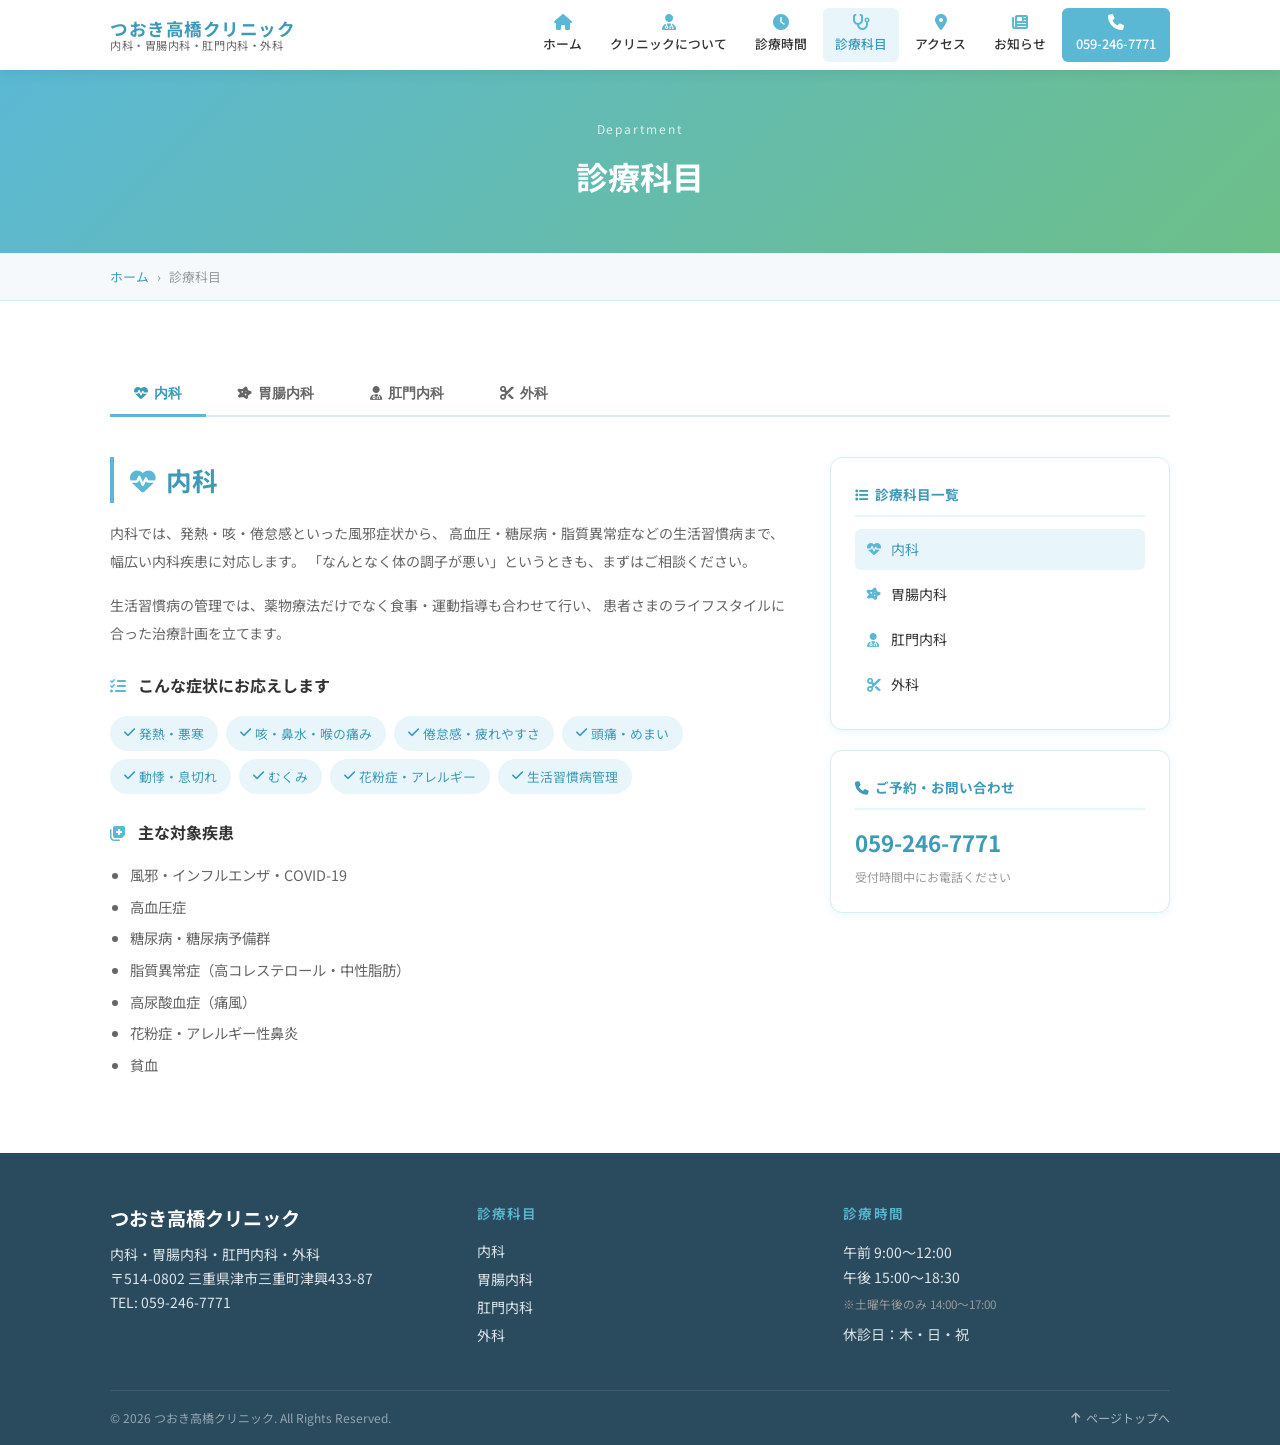
<file: department.html>
<!DOCTYPE html>
<html lang="ja">
<head>
  <meta charset="UTF-8">
  <meta name="viewport" content="width=device-width, initial-scale=1.0">
  <title>診療科目 | つおき高橋クリニック</title>
  <meta name="description" content="つおき高橋クリニックの診療科目。内科・胃腸内科・肛門内科・外科の各症状や治療について詳しくご案内します。">
  <link rel="preconnect" href="https://fonts.googleapis.com">
  <link rel="preconnect" href="https://fonts.gstatic.com" crossorigin>
  <link href="https://fonts.googleapis.com/css2?family=Noto+Sans+JP:wght@400;500;600;700&display=swap" rel="stylesheet">
  <link rel="stylesheet" href="https://cdnjs.cloudflare.com/ajax/libs/font-awesome/6.5.0/css/all.min.css" media="print" onload="this.media='all'">
  <noscript><link rel="stylesheet" href="https://cdnjs.cloudflare.com/ajax/libs/font-awesome/6.5.0/css/all.min.css"></noscript>
  <link rel="stylesheet" href="css/common.css">
  <link rel="stylesheet" href="css/style.css">
  <!-- SEO: canonical / favicon -->
  <link rel="canonical" href="https://www.tsuoki-takahashi-cl.com/department.html">
  <link rel="icon" href="/images/favicon.ico">
  <meta name="theme-color" content="#5BB8D4">
  <meta name="geo.region" content="JP-24">
  <meta name="geo.placename" content="津市, 三重県">
  <meta name="geo.position" content="34.73;136.5">
  <meta name="ICBM" content="34.73, 136.5">
  <!-- SEO: OGP -->
  <meta property="og:type" content="website">
  <meta property="og:locale" content="ja_JP">
  <meta property="og:site_name" content="つおき高橋クリニック">
  <meta property="og:title" content="診療科目 | つおき高橋クリニック">
  <meta property="og:description" content="つおき高橋クリニックの診療科目。内科・胃腸内科・肛門内科・外科の各症状や治療について詳しくご案内します。">
  <meta property="og:url" content="https://www.tsuoki-takahashi-cl.com/department.html">
  <meta property="og:image" content="https://www.tsuoki-takahashi-cl.com/images/ogp.png">
  <meta property="og:image:width" content="1200">
  <meta property="og:image:height" content="630">
  <!-- SEO: Twitter Card -->
  <meta name="twitter:card" content="summary_large_image">
  <meta name="twitter:title" content="診療科目 | つおき高橋クリニック">
  <meta name="twitter:description" content="内科・胃腸内科・肛門内科・外科。消化器から日常内科・肛門疾患まで幅広く対応。">
  <meta name="twitter:image" content="https://www.tsuoki-takahashi-cl.com/images/ogp.png">
  <!-- AIO: JSON-LD 構造化データ -->
  <script type="application/ld+json">
  [
    {
      "@context": "https://schema.org",
      "@type": "MedicalClinic",
      "@id": "https://www.tsuoki-takahashi-cl.com/#clinic",
      "name": "つおき高橋クリニック",
      "url": "https://www.tsuoki-takahashi-cl.com/",
      "telephone": "+81-59-246-7771",
      "address": {
        "@type": "PostalAddress",
        "streetAddress": "三重町津興433-87",
        "addressLocality": "津市",
        "addressRegion": "三重県",
        "postalCode": "514-0802",
        "addressCountry": "JP"
      },
      "medicalSpecialty": ["Gastroenterology", "GeneralPractice", "Surgery"]
    },
    {
      "@context": "https://schema.org",
      "@type": "FAQPage",
      "mainEntity": [
        {
          "@type": "Question",
          "name": "胃腸内科ではどんな症状を診てもらえますか？",
          "acceptedAnswer": {
            "@type": "Answer",
            "text": "胃痛・胃もたれ・胸やけ・逆流感・吐き気・腹痛・下痢・便秘・血便・食欲不振などの症状を診察します。胃炎・逆流性食道炎・過敏性腸症候群・胃潰瘍・ピロリ菌感染症なども対応しています。"
          }
        },
        {
          "@type": "Question",
          "name": "内科ではどんな疾患に対応していますか？",
          "acceptedAnswer": {
            "@type": "Answer",
            "text": "風邪・インフルエンザなどの感染症から、高血圧・糖尿病・脂質異常症・高尿酸血症などの生活習慣病、花粉症・アレルギー性鼻炎まで幅広く診療します。"
          }
        },
        {
          "@type": "Question",
          "name": "痔（いぼ痔・切れ痔）は診てもらえますか？",
          "acceptedAnswer": {
            "@type": "Answer",
            "text": "はい、肛門内科にて痔核（いぼ痔）・裂肛（切れ痔）・痔瘻（痔ろう）・肛門周囲膿瘍などの肛門疾患を専門的に診察・治療します。プライバシーに配慮した環境で丁寧に対応いたします。"
          }
        },
        {
          "@type": "Question",
          "name": "切り傷・やけどなどの外科処置はできますか？",
          "acceptedAnswer": {
            "@type": "Answer",
            "text": "はい、外科にて外傷の縫合・消毒処置・やけどの治療、粉瘤（アテローム）・脂肪腫の摘出、巻き爪の処置などを行っています。"
          }
        }
      ]
    }
  ]
  </script>
  <!-- SEO: BreadcrumbList JSON-LD -->
  <script type="application/ld+json">
  {
    "@context": "https://schema.org",
    "@type": "BreadcrumbList",
    "itemListElement": [
      {"@type": "ListItem", "position": 1, "name": "ホーム", "item": "https://www.tsuoki-takahashi-cl.com/"},
      {"@type": "ListItem", "position": 2, "name": "診療科目", "item": "https://www.tsuoki-takahashi-cl.com/department.html"}
    ]
  }
  </script>
</head>
<body>

  <!-- ヘッダー -->
  <header class="site-header">
    <div class="container header-inner">
      <a href="index.html" class="site-logo">
        <span class="logo-name">つおき高橋クリニック</span>
        <span class="logo-sub">内科・胃腸内科・肛門内科・外科</span>
      </a>
      <nav class="global-nav" aria-label="グローバルナビゲーション">
        <a href="index.html"><i class="fa-solid fa-house"></i>ホーム</a>
        <a href="about.html"><i class="fa-solid fa-user-doctor"></i>クリニックについて</a>
        <a href="hours.html"><i class="fa-solid fa-clock"></i>診療時間</a>
        <a href="department.html"><i class="fa-solid fa-stethoscope"></i>診療科目</a>
        <a href="access.html"><i class="fa-solid fa-location-dot"></i>アクセス</a>
        <a href="news.html"><i class="fa-solid fa-newspaper"></i>お知らせ</a>
        <a href="tel:0592467771" class="header-tel"><i class="fa-solid fa-phone"></i>059-246-7771</a>
      </nav>
      <button class="hamburger" aria-label="メニューを開く" aria-expanded="false">
        <span></span><span></span><span></span>
      </button>
    </div>
  </header>

  <!-- ページヒーロー -->
  <div class="page-hero">
    <div class="container">
      <p class="page-hero-label">Department</p>
      <h1 class="page-hero-title">診療科目</h1>
    </div>
  </div>

  <!-- パンくず -->
  <nav class="breadcrumb" aria-label="パンくずリスト">
    <div class="container">
      <ol>
        <li><a href="index.html">ホーム</a></li>
        <li>診療科目</li>
      </ol>
    </div>
  </nav>

  <main>
    <section class="section">
      <div class="container">

        <!-- タブナビゲーション -->
        <div class="dept-tabs" role="tablist">
          <button id="tab-internal" class="dept-tab active" role="tab" data-tab="internal" aria-selected="true">
            <i class="fa-solid fa-heart-pulse" style="margin-right:6px;"></i>内科
          </button>
          <button id="tab-gastro" class="dept-tab" role="tab" data-tab="gastro" aria-selected="false">
            <i class="fa-solid fa-disease" style="margin-right:6px;"></i>胃腸内科
          </button>
          <button id="tab-anal" class="dept-tab" role="tab" data-tab="anal" aria-selected="false">
            <i class="fa-solid fa-user-doctor" style="margin-right:6px;"></i>肛門内科
          </button>
          <button id="tab-surgery" class="dept-tab" role="tab" data-tab="surgery" aria-selected="false">
            <i class="fa-solid fa-scissors" style="margin-right:6px;"></i>外科
          </button>
        </div>

        <!-- 内科 -->
        <div id="internal" class="dept-panel active" role="tabpanel" aria-labelledby="tab-internal">
          <div class="dept-detail fade-in">
            <div class="dept-detail-content">
              <h2><i class="fa-solid fa-heart-pulse" style="margin-right:10px;color:var(--color-main);"></i>内科</h2>
              <p>
                内科では、発熱・咳・倦怠感といった風邪症状から、
                高血圧・糖尿病・脂質異常症などの生活習慣病まで、
                幅広い内科疾患に対応します。
                「なんとなく体の調子が悪い」というときも、まずはご相談ください。
              </p>
              <p>
                生活習慣病の管理では、薬物療法だけでなく食事・運動指導も合わせて行い、
                患者さまのライフスタイルに合った治療計画を立てます。
              </p>
              <h3 style="font-size:1rem; font-weight:700; margin:24px 0 12px; color:var(--color-text);">
                <i class="fa-solid fa-list-check" style="color:var(--color-main); margin-right:8px;"></i>
                こんな症状にお応えします
              </h3>
              <div class="symptom-tags">
                <span class="symptom-tag"><i class="fa-solid fa-check"></i>発熱・悪寒</span>
                <span class="symptom-tag"><i class="fa-solid fa-check"></i>咳・鼻水・喉の痛み</span>
                <span class="symptom-tag"><i class="fa-solid fa-check"></i>倦怠感・疲れやすさ</span>
                <span class="symptom-tag"><i class="fa-solid fa-check"></i>頭痛・めまい</span>
                <span class="symptom-tag"><i class="fa-solid fa-check"></i>動悸・息切れ</span>
                <span class="symptom-tag"><i class="fa-solid fa-check"></i>むくみ</span>
                <span class="symptom-tag"><i class="fa-solid fa-check"></i>花粉症・アレルギー</span>
                <span class="symptom-tag"><i class="fa-solid fa-check"></i>生活習慣病管理</span>
              </div>
              <h3 style="font-size:1rem; font-weight:700; margin:24px 0 12px; color:var(--color-text);">
                <i class="fa-solid fa-notes-medical" style="color:var(--color-main); margin-right:8px;"></i>
                主な対象疾患
              </h3>
              <ul style="font-size:0.9rem; color:var(--color-text-light); line-height:2.2; padding-left:20px; list-style:disc;">
                <li>風邪・インフルエンザ・COVID-19</li>
                <li>高血圧症</li>
                <li>糖尿病・糖尿病予備群</li>
                <li>脂質異常症（高コレステロール・中性脂肪）</li>
                <li>高尿酸血症（痛風）</li>
                <li>花粉症・アレルギー性鼻炎</li>
                <li>貧血</li>
              </ul>
            </div>
            <div class="dept-aside">
              <div class="aside-card">
                <h4><i class="fa-solid fa-list" style="margin-right:6px;"></i>診療科目一覧</h4>
                <ul class="aside-nav-list">
                  <li><a href="#internal" class="active"><i class="fa-solid fa-heart-pulse"></i>内科</a></li>
                  <li><a href="#gastro"><i class="fa-solid fa-disease"></i>胃腸内科</a></li>
                  <li><a href="#anal"><i class="fa-solid fa-user-doctor"></i>肛門内科</a></li>
                  <li><a href="#surgery"><i class="fa-solid fa-scissors"></i>外科</a></li>
                </ul>
              </div>
              <div class="aside-card">
                <h4><i class="fa-solid fa-phone" style="margin-right:6px;"></i>ご予約・お問い合わせ</h4>
                <p style="font-size:1.4rem; font-weight:700; color:var(--color-main-dark); margin-bottom:4px;">
                  <a href="tel:0592467771" style="color:inherit;">059-246-7771</a>
                </p>
                <p style="font-size:0.75rem; color:var(--color-text-muted);">受付時間中にお電話ください</p>
              </div>
            </div>
          </div>
        </div>

        <!-- 胃腸内科 -->
        <div id="gastro" class="dept-panel" role="tabpanel" aria-labelledby="tab-gastro">
          <div class="dept-detail fade-in">
            <div class="dept-detail-content">
              <h2><i class="fa-solid fa-disease" style="margin-right:10px;color:var(--color-main);"></i>胃腸内科</h2>
              <p>
                胃腸内科では、食道・胃・十二指腸・小腸・大腸などの消化管と、
                肝臓・胆嚢・膵臓などの消化器全般の疾患を診療します。
                院長は日本消化器病学会の消化器病専門医として、
                豊富な経験と知識をもとに的確な診断と治療を行います。
              </p>
              <p>
                胃カメラ（上部消化管内視鏡）や大腸カメラ（下部消化管内視鏡）による精密検査も行っており、
                早期発見・早期治療に努めています。
                「最近胃の調子が悪い」「便に血が混じる」といった症状がある方はお気軽にご相談ください。
              </p>
              <h3 style="font-size:1rem; font-weight:700; margin:24px 0 12px; color:var(--color-text);">
                <i class="fa-solid fa-list-check" style="color:var(--color-main); margin-right:8px;"></i>
                こんな症状にお応えします
              </h3>
              <div class="symptom-tags">
                <span class="symptom-tag"><i class="fa-solid fa-check"></i>胃痛・胃もたれ</span>
                <span class="symptom-tag"><i class="fa-solid fa-check"></i>胸やけ・逆流感</span>
                <span class="symptom-tag"><i class="fa-solid fa-check"></i>吐き気・嘔吐</span>
                <span class="symptom-tag"><i class="fa-solid fa-check"></i>腹痛・腹部膨満感</span>
                <span class="symptom-tag"><i class="fa-solid fa-check"></i>下痢・便秘</span>
                <span class="symptom-tag"><i class="fa-solid fa-check"></i>血便・黒色便</span>
                <span class="symptom-tag"><i class="fa-solid fa-check"></i>食欲不振</span>
                <span class="symptom-tag"><i class="fa-solid fa-check"></i>体重減少</span>
                <span class="symptom-tag"><i class="fa-solid fa-check"></i>ピロリ菌感染</span>
                <span class="symptom-tag"><i class="fa-solid fa-check"></i>胃がん検診</span>
              </div>
              <h3 style="font-size:1rem; font-weight:700; margin:24px 0 12px; color:var(--color-text);">
                <i class="fa-solid fa-notes-medical" style="color:var(--color-main); margin-right:8px;"></i>
                主な対象疾患
              </h3>
              <ul style="font-size:0.9rem; color:var(--color-text-light); line-height:2.2; padding-left:20px; list-style:disc;">
                <li>胃炎（急性・慢性）、胃潰瘍、十二指腸潰瘍</li>
                <li>逆流性食道炎、食道裂孔ヘルニア</li>
                <li>過敏性腸症候群（IBS）</li>
                <li>潰瘍性大腸炎（経過観察・治療）</li>
                <li>大腸ポリープ（発見・経過観察）</li>
                <li>肝炎（B型・C型）、脂肪肝</li>
                <li>胆石症、膵炎</li>
                <li>ヘリコバクター・ピロリ菌感染症</li>
              </ul>
            </div>
            <div class="dept-aside">
              <div class="aside-card">
                <h4><i class="fa-solid fa-list" style="margin-right:6px;"></i>診療科目一覧</h4>
                <ul class="aside-nav-list">
                  <li><a href="#internal"><i class="fa-solid fa-heart-pulse"></i>内科</a></li>
                  <li><a href="#gastro" class="active"><i class="fa-solid fa-disease"></i>胃腸内科</a></li>
                  <li><a href="#anal"><i class="fa-solid fa-user-doctor"></i>肛門内科</a></li>
                  <li><a href="#surgery"><i class="fa-solid fa-scissors"></i>外科</a></li>
                </ul>
              </div>
              <div class="aside-card">
                <h4><i class="fa-solid fa-phone" style="margin-right:6px;"></i>ご予約・お問い合わせ</h4>
                <p style="font-size:1.4rem; font-weight:700; color:var(--color-main-dark); margin-bottom:4px;">
                  <a href="tel:0592467771" style="color:inherit;">059-246-7771</a>
                </p>
                <p style="font-size:0.75rem; color:var(--color-text-muted);">受付時間中にお電話ください</p>
              </div>
            </div>
          </div>
        </div>

        <!-- 肛門内科 -->
        <div id="anal" class="dept-panel" role="tabpanel" aria-labelledby="tab-anal">
          <div class="dept-detail fade-in">
            <div class="dept-detail-content">
              <h2><i class="fa-solid fa-user-doctor" style="margin-right:10px;color:var(--color-main);"></i>肛門内科</h2>
              <p>
                肛門内科は、痔（いぼ痔・切れ痔・痔ろう）をはじめとした
                肛門周辺の疾患を専門的に診察・治療します。
                「恥ずかしくて受診できない」と感じている方も多いと思いますが、
                プライバシーに配慮した環境で、丁寧に診察いたします。
              </p>
              <p>
                軽症であれば内服薬・坐薬・軟膏での保存療法が基本です。
                症状の程度に応じて、適切な治療方針をご提案します。
                手術が必要な場合は専門機関への紹介も行います。
              </p>
              <h3 style="font-size:1rem; font-weight:700; margin:24px 0 12px; color:var(--color-text);">
                <i class="fa-solid fa-list-check" style="color:var(--color-main); margin-right:8px;"></i>
                こんな症状にお応えします
              </h3>
              <div class="symptom-tags">
                <span class="symptom-tag"><i class="fa-solid fa-check"></i>排便時の出血</span>
                <span class="symptom-tag"><i class="fa-solid fa-check"></i>肛門の痛み・かゆみ</span>
                <span class="symptom-tag"><i class="fa-solid fa-check"></i>肛門周囲の腫れ</span>
                <span class="symptom-tag"><i class="fa-solid fa-check"></i>便の拭き残り感</span>
                <span class="symptom-tag"><i class="fa-solid fa-check"></i>便秘・下痢繰り返し</span>
              </div>
              <h3 style="font-size:1rem; font-weight:700; margin:24px 0 12px; color:var(--color-text);">
                <i class="fa-solid fa-notes-medical" style="color:var(--color-main); margin-right:8px;"></i>
                主な対象疾患
              </h3>
              <ul style="font-size:0.9rem; color:var(--color-text-light); line-height:2.2; padding-left:20px; list-style:disc;">
                <li>痔核（内痔核・外痔核、いわゆる「いぼ痔」）</li>
                <li>裂肛（切れ痔）</li>
                <li>痔瘻（痔ろう）</li>
                <li>肛門周囲膿瘍</li>
                <li>肛門掻痒症</li>
                <li>直腸脱</li>
              </ul>
            </div>
            <div class="dept-aside">
              <div class="aside-card">
                <h4><i class="fa-solid fa-list" style="margin-right:6px;"></i>診療科目一覧</h4>
                <ul class="aside-nav-list">
                  <li><a href="#internal"><i class="fa-solid fa-heart-pulse"></i>内科</a></li>
                  <li><a href="#gastro"><i class="fa-solid fa-disease"></i>胃腸内科</a></li>
                  <li><a href="#anal" class="active"><i class="fa-solid fa-user-doctor"></i>肛門内科</a></li>
                  <li><a href="#surgery"><i class="fa-solid fa-scissors"></i>外科</a></li>
                </ul>
              </div>
              <div class="aside-card">
                <h4><i class="fa-solid fa-phone" style="margin-right:6px;"></i>ご予約・お問い合わせ</h4>
                <p style="font-size:1.4rem; font-weight:700; color:var(--color-main-dark); margin-bottom:4px;">
                  <a href="tel:0592467771" style="color:inherit;">059-246-7771</a>
                </p>
                <p style="font-size:0.75rem; color:var(--color-text-muted);">受付時間中にお電話ください</p>
              </div>
            </div>
          </div>
        </div>

        <!-- 外科 -->
        <div id="surgery" class="dept-panel" role="tabpanel" aria-labelledby="tab-surgery">
          <div class="dept-detail fade-in">
            <div class="dept-detail-content">
              <h2><i class="fa-solid fa-scissors" style="margin-right:10px;color:var(--color-main);"></i>外科</h2>
              <p>
                外科では、切り傷・擦り傷・やけどなどの外傷処置から、
                皮膚の良性腫瘤（粉瘤・脂肪腫など）の小手術まで対応します。
                日常生活のちょっとした怪我から、
                気になるできものまでお気軽にご相談ください。
              </p>
              <p>
                大きな手術が必要と判断した場合は、
                適切な医療機関へ速やかに紹介いたします。
              </p>
              <h3 style="font-size:1rem; font-weight:700; margin:24px 0 12px; color:var(--color-text);">
                <i class="fa-solid fa-list-check" style="color:var(--color-main); margin-right:8px;"></i>
                こんな症状にお応えします
              </h3>
              <div class="symptom-tags">
                <span class="symptom-tag"><i class="fa-solid fa-check"></i>切り傷・擦り傷</span>
                <span class="symptom-tag"><i class="fa-solid fa-check"></i>やけど</span>
                <span class="symptom-tag"><i class="fa-solid fa-check"></i>皮下の腫れ・しこり</span>
                <span class="symptom-tag"><i class="fa-solid fa-check"></i>爪のトラブル（巻き爪）</span>
                <span class="symptom-tag"><i class="fa-solid fa-check"></i>膿んだ傷・感染</span>
                <span class="symptom-tag"><i class="fa-solid fa-check"></i>縫合・抜糸処置</span>
              </div>
              <h3 style="font-size:1rem; font-weight:700; margin:24px 0 12px; color:var(--color-text);">
                <i class="fa-solid fa-notes-medical" style="color:var(--color-main); margin-right:8px;"></i>
                主な対象疾患・処置
              </h3>
              <ul style="font-size:0.9rem; color:var(--color-text-light); line-height:2.2; padding-left:20px; list-style:disc;">
                <li>外傷処置（縫合・消毒・ドレッシング）</li>
                <li>熱傷（やけど）治療</li>
                <li>粉瘤（アテローム）・脂肪腫の摘出</li>
                <li>巻き爪の処置</li>
                <li>皮膚膿瘍の切開・排膿</li>
                <li>術後管理・抜糸処置</li>
              </ul>
            </div>
            <div class="dept-aside">
              <div class="aside-card">
                <h4><i class="fa-solid fa-list" style="margin-right:6px;"></i>診療科目一覧</h4>
                <ul class="aside-nav-list">
                  <li><a href="#internal"><i class="fa-solid fa-heart-pulse"></i>内科</a></li>
                  <li><a href="#gastro"><i class="fa-solid fa-disease"></i>胃腸内科</a></li>
                  <li><a href="#anal"><i class="fa-solid fa-user-doctor"></i>肛門内科</a></li>
                  <li><a href="#surgery" class="active"><i class="fa-solid fa-scissors"></i>外科</a></li>
                </ul>
              </div>
              <div class="aside-card">
                <h4><i class="fa-solid fa-phone" style="margin-right:6px;"></i>ご予約・お問い合わせ</h4>
                <p style="font-size:1.4rem; font-weight:700; color:var(--color-main-dark); margin-bottom:4px;">
                  <a href="tel:0592467771" style="color:inherit;">059-246-7771</a>
                </p>
                <p style="font-size:0.75rem; color:var(--color-text-muted);">受付時間中にお電話ください</p>
              </div>
            </div>
          </div>
        </div>

      </div>
    </section>
  </main>

  <!-- フッター -->
  <footer class="site-footer">
    <div class="container">
      <div class="footer-inner">
        <div class="footer-brand">
          <span class="footer-logo">つおき高橋クリニック</span>
          <p>
            内科・胃腸内科・肛門内科・外科<br>
            〒514-0802 三重県津市三重町津興433-87<br>
            TEL: <a href="tel:0592467771">059-246-7771</a>
          </p>
        </div>
        <div class="footer-info">
          <h3>診療科目</h3>
          <p>内科<br>胃腸内科<br>肛門内科<br>外科</p>
        </div>
        <div class="footer-hours">
          <h3>診療時間</h3>
          <table class="hours-table">
            <tr><td>午前 9:00〜12:00<br>午後 15:00〜18:30<br><small style="color:var(--color-text-muted);">※土曜午後のみ 14:00〜17:00</small></td></tr>
            <tr><td>休診日：木・日・祝</td></tr>
          </table>
        </div>
      </div>
      <div class="footer-bottom">
        <p>&copy; 2026 つおき高橋クリニック. All Rights Reserved.</p>
        <a href="#" class="page-top-btn"><i class="fa-solid fa-arrow-up"></i>ページトップへ</a>
      </div>
    </div>
  </footer>

  <script src="js/main.js"></script>
  <script>
    // タブ切り替え
    document.querySelectorAll('.dept-tab').forEach(tab => {
      tab.addEventListener('click', () => {
        const target = tab.dataset.tab;
        document.querySelectorAll('.dept-tab').forEach(t => {
          t.classList.remove('active');
          t.setAttribute('aria-selected', 'false');
        });
        document.querySelectorAll('.dept-panel').forEach(p => p.classList.remove('active'));
        tab.classList.add('active');
        tab.setAttribute('aria-selected', 'true');
        const panel = document.getElementById(target);
        if (panel) panel.classList.add('active');
      });
    });

    // URLハッシュで初期タブを選択
    const hash = location.hash.replace('#', '');
    if (hash) {
      const targetTab = document.querySelector(`[data-tab="${hash}"]`);
      if (targetTab) targetTab.click();
    }
  </script>
</body>
</html>
</file>
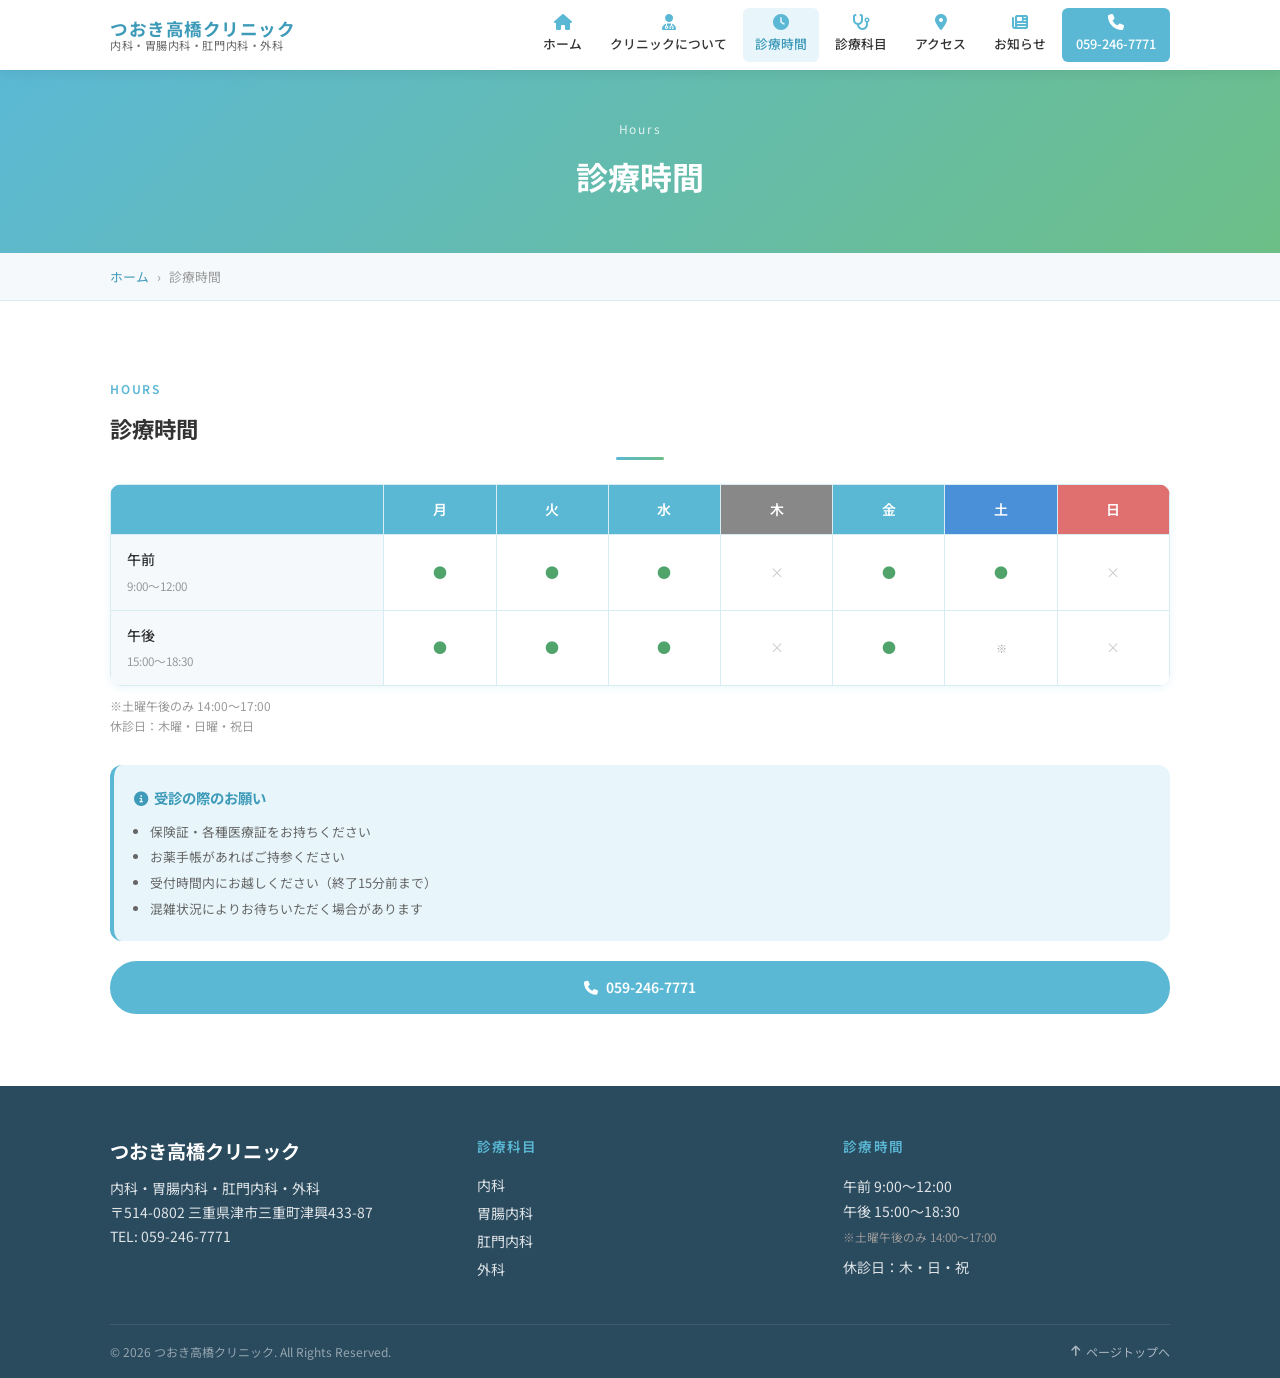
<file: hours.html>
<!DOCTYPE html>
<html lang="ja">
<head>
  <meta charset="UTF-8">
  <meta name="viewport" content="width=device-width, initial-scale=1.0">
  <title>診療時間 | つおき高橋クリニック</title>
  <meta name="description" content="つおき高橋クリニックの診療時間。月火水金土 午前9:00〜12:00。月火水金 午後15:00〜18:30。土曜午後14:00〜17:00。休診日：木曜・日曜・祝日。">
  <link rel="preconnect" href="https://fonts.googleapis.com">
  <link rel="preconnect" href="https://fonts.gstatic.com" crossorigin>
  <link href="https://fonts.googleapis.com/css2?family=Noto+Sans+JP:wght@400;500;600;700&display=swap" rel="stylesheet">
  <link rel="stylesheet" href="https://cdnjs.cloudflare.com/ajax/libs/font-awesome/6.5.0/css/all.min.css" media="print" onload="this.media='all'">
  <noscript><link rel="stylesheet" href="https://cdnjs.cloudflare.com/ajax/libs/font-awesome/6.5.0/css/all.min.css"></noscript>
  <link rel="stylesheet" href="css/common.css">
  <link rel="stylesheet" href="css/style.css">
  <!-- SEO: canonical / favicon -->
  <link rel="canonical" href="https://www.tsuoki-takahashi-cl.com/hours.html">
  <link rel="icon" href="/images/favicon.ico">
  <meta name="theme-color" content="#5BB8D4">
  <meta name="geo.region" content="JP-24">
  <meta name="geo.placename" content="津市, 三重県">
  <meta name="geo.position" content="34.73;136.5">
  <meta name="ICBM" content="34.73, 136.5">
  <!-- SEO: OGP -->
  <meta property="og:type" content="website">
  <meta property="og:locale" content="ja_JP">
  <meta property="og:site_name" content="つおき高橋クリニック">
  <meta property="og:title" content="診療時間 | つおき高橋クリニック">
  <meta property="og:description" content="つおき高橋クリニックの診療時間。月火水金土 午前9:00〜12:00。月火水金 午後15:00〜18:30。土曜午後14:00〜17:00。休診日：木曜・日曜・祝日。">
  <meta property="og:url" content="https://www.tsuoki-takahashi-cl.com/hours.html">
  <meta property="og:image" content="https://www.tsuoki-takahashi-cl.com/images/ogp.png">
  <meta property="og:image:width" content="1200">
  <meta property="og:image:height" content="630">
  <!-- SEO: Twitter Card -->
  <meta name="twitter:card" content="summary_large_image">
  <meta name="twitter:title" content="診療時間 | つおき高橋クリニック">
  <meta name="twitter:description" content="月火水金土 午前9〜12時。月火水金 午後15〜18:30。土曜午後14〜17時。休診：木・日・祝。">
  <meta name="twitter:image" content="https://www.tsuoki-takahashi-cl.com/images/ogp.png">
  <!-- AIO: JSON-LD 構造化データ -->
  <script type="application/ld+json">
  {
    "@context": "https://schema.org",
    "@type": "MedicalClinic",
    "@id": "https://www.tsuoki-takahashi-cl.com/#clinic",
    "name": "つおき高橋クリニック",
    "alternateName": "Tsuoki Takahashi Clinic",
    "url": "https://www.tsuoki-takahashi-cl.com/",
    "telephone": "+81-59-246-7771",
    "image": "https://www.tsuoki-takahashi-cl.com/images/ogp.png",
    "description": "三重県津市の内科・胃腸内科・肛門内科・外科クリニック。消化器病専門医の院長が丁寧に診察します。",
    "openingHoursSpecification": [
      {
        "@type": "OpeningHoursSpecification",
        "dayOfWeek": ["Monday","Tuesday","Wednesday","Friday"],
        "opens": "09:00",
        "closes": "12:00"
      },
      {
        "@type": "OpeningHoursSpecification",
        "dayOfWeek": ["Monday","Tuesday","Wednesday","Friday"],
        "opens": "15:00",
        "closes": "18:30"
      },
      {
        "@type": "OpeningHoursSpecification",
        "dayOfWeek": ["Saturday"],
        "opens": "09:00",
        "closes": "12:00"
      },
      {
        "@type": "OpeningHoursSpecification",
        "dayOfWeek": ["Saturday"],
        "opens": "14:00",
        "closes": "17:00"
      }
    ]
  }
  </script>
  <!-- SEO: BreadcrumbList JSON-LD -->
  <script type="application/ld+json">
  {
    "@context": "https://schema.org",
    "@type": "BreadcrumbList",
    "itemListElement": [
      {"@type": "ListItem", "position": 1, "name": "ホーム", "item": "https://www.tsuoki-takahashi-cl.com/"},
      {"@type": "ListItem", "position": 2, "name": "診療時間", "item": "https://www.tsuoki-takahashi-cl.com/hours.html"}
    ]
  }
  </script>
  <!-- AIO: FAQ JSON-LD（診療時間への問い合わせ対策） -->
  <script type="application/ld+json">
  {
    "@context": "https://schema.org",
    "@type": "FAQPage",
    "mainEntity": [
      {
        "@type": "Question",
        "name": "つおき高橋クリニックの診療時間は何時から何時まですか？",
        "acceptedAnswer": {
          "@type": "Answer",
          "text": "月・火・水・金曜日は午前9:00〜12:00、午後15:00〜18:30です。土曜日は午前9:00〜12:00、午後14:00〜17:00です。木曜・日曜・祝日は休診です。"
        }
      },
      {
        "@type": "Question",
        "name": "つおき高橋クリニックの休診日はいつですか？",
        "acceptedAnswer": {
          "@type": "Answer",
          "text": "木曜日・日曜日・祝日が休診です。"
        }
      },
      {
        "@type": "Question",
        "name": "土曜日の午後の診療時間を教えてください。",
        "acceptedAnswer": {
          "@type": "Answer",
          "text": "土曜日の午後は14:00〜17:00です。平日の午後（15:00〜18:30）とは異なりますのでご注意ください。"
        }
      }
    ]
  }
  </script>
</head>
<body>

  <!-- ヘッダー -->
  <header class="site-header">
    <div class="container header-inner">
      <a href="index.html" class="site-logo">
        <span class="logo-name">つおき高橋クリニック</span>
        <span class="logo-sub">内科・胃腸内科・肛門内科・外科</span>
      </a>
      <nav class="global-nav" aria-label="グローバルナビゲーション">
        <a href="index.html"><i class="fa-solid fa-house"></i>ホーム</a>
        <a href="about.html"><i class="fa-solid fa-user-doctor"></i>クリニックについて</a>
        <a href="hours.html"><i class="fa-solid fa-clock"></i>診療時間</a>
        <a href="department.html"><i class="fa-solid fa-stethoscope"></i>診療科目</a>
        <a href="access.html"><i class="fa-solid fa-location-dot"></i>アクセス</a>
        <a href="news.html"><i class="fa-solid fa-newspaper"></i>お知らせ</a>
        <a href="tel:0592467771" class="header-tel"><i class="fa-solid fa-phone"></i>059-246-7771</a>
      </nav>
      <button class="hamburger" aria-label="メニューを開く" aria-expanded="false">
        <span></span><span></span><span></span>
      </button>
    </div>
  </header>

  <!-- ページヒーロー -->
  <div class="page-hero">
    <div class="container">
      <p class="page-hero-label">Hours</p>
      <h1 class="page-hero-title">診療時間</h1>
    </div>
  </div>

  <!-- パンくず -->
  <nav class="breadcrumb" aria-label="パンくずリスト">
    <div class="container">
      <ol>
        <li><a href="index.html">ホーム</a></li>
        <li>診療時間</li>
      </ol>
    </div>
  </nav>

  <main>
    <section class="section">
      <div class="container">
        <div class="fade-in">
          <div class="section-header" style="text-align:left; margin-bottom:24px;">
            <span class="section-label">Hours</span>
            <h2 class="section-title" style="display:block; padding-bottom:12px; font-size:1.4rem;">診療時間</h2>
          </div>
          <table class="hours-calendar">
            <thead>
              <tr>
                <th></th>
                <th>月</th>
                <th>火</th>
                <th>水</th>
                <th class="thu" style="background:#888;">木</th>
                <th>金</th>
                <th class="sat">土</th>
                <th class="sun">日</th>
              </tr>
            </thead>
            <tbody>
              <tr>
                <th>午前<br><small style="font-weight:400; color:var(--color-text-muted);">9:00〜12:00</small></th>
                <td class="ok">●</td>
                <td class="ok">●</td>
                <td class="ok">●</td>
                <td class="ng">×</td>
                <td class="ok">●</td>
                <td class="ok">●</td>
                <td class="ng">×</td>
              </tr>
              <tr>
                <th>午後<br><small style="font-weight:400; color:var(--color-text-muted);">15:00〜18:30</small></th>
                <td class="ok">●</td>
                <td class="ok">●</td>
                <td class="ok">●</td>
                <td class="ng">×</td>
                <td class="ok">●</td>
                <td class="ng" style="font-size:0.7rem; color:#aaa;">※</td>
                <td class="ng">×</td>
              </tr>
            </tbody>
          </table>
          <p style="font-size:0.75rem; color:var(--color-text-muted); margin-top:10px; line-height:1.7;">
            ※土曜午後のみ 14:00〜17:00<br>
            休診日：木曜・日曜・祝日
          </p>

          <div style="margin-top:28px; padding:20px; background:var(--color-main-light); border-radius:var(--radius-md); border-left:4px solid var(--color-main);">
            <h4 style="font-size:0.9rem; font-weight:700; color:var(--color-main-dark); margin-bottom:8px;">
              <i class="fa-solid fa-circle-info" style="margin-right:6px;"></i>受診の際のお願い
            </h4>
            <ul style="font-size:0.8rem; color:var(--color-text-light); line-height:2; padding-left:16px; list-style:disc;">
              <li>保険証・各種医療証をお持ちください</li>
              <li>お薬手帳があればご持参ください</li>
              <li>受付時間内にお越しください（終了15分前まで）</li>
              <li>混雑状況によりお待ちいただく場合があります</li>
            </ul>
          </div>

          <div style="margin-top:20px; text-align:center;">
            <a href="tel:0592467771" class="btn btn-primary" style="width:100%;">
              <i class="fa-solid fa-phone"></i>059-246-7771
            </a>
          </div>
        </div>
      </div>
    </section>
  </main>

  <!-- フッター -->
  <footer class="site-footer">
    <div class="container">
      <div class="footer-inner">
        <div class="footer-brand">
          <span class="footer-logo">つおき高橋クリニック</span>
          <p>
            内科・胃腸内科・肛門内科・外科<br>
            〒514-0802 三重県津市三重町津興433-87<br>
            TEL: <a href="tel:0592467771">059-246-7771</a>
          </p>
        </div>
        <div class="footer-info">
          <h3>診療科目</h3>
          <p>内科<br>胃腸内科<br>肛門内科<br>外科</p>
        </div>
        <div class="footer-hours">
          <h3>診療時間</h3>
          <table class="hours-table">
            <tr><td>午前 9:00〜12:00<br>午後 15:00〜18:30<br><small style="color:var(--color-text-muted);">※土曜午後のみ 14:00〜17:00</small></td></tr>
            <tr><td>休診日：木・日・祝</td></tr>
          </table>
        </div>
      </div>
      <div class="footer-bottom">
        <p>&copy; 2026 つおき高橋クリニック. All Rights Reserved.</p>
        <a href="#" class="page-top-btn"><i class="fa-solid fa-arrow-up"></i>ページトップへ</a>
      </div>
    </div>
  </footer>

  <script src="js/main.js"></script>
</body>
</html>
</file>
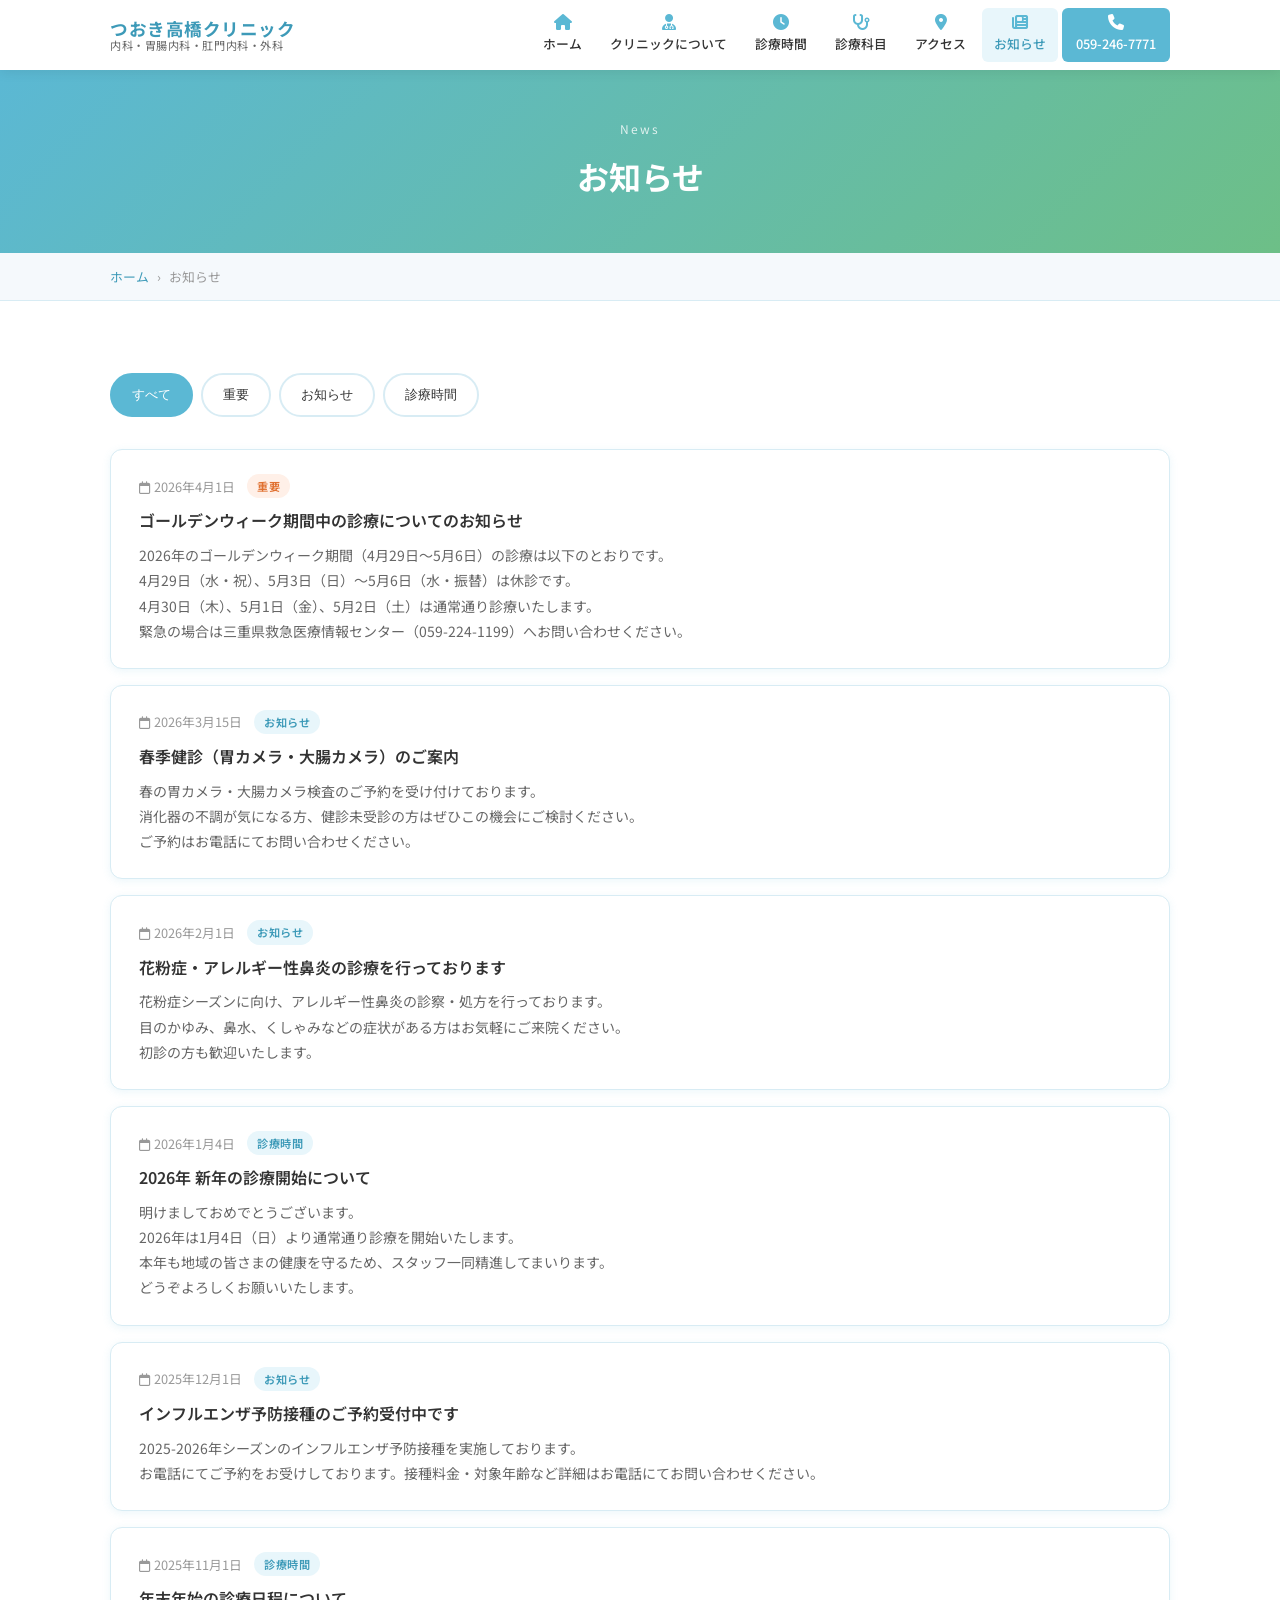
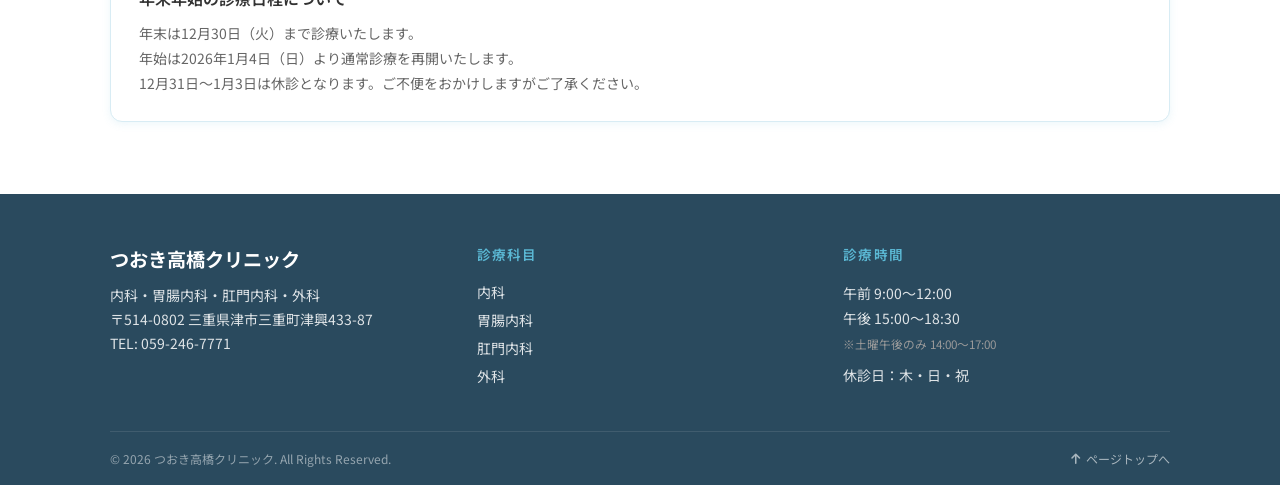
<file: news.html>
<!DOCTYPE html>
<html lang="ja">
<head>
  <meta charset="UTF-8">
  <meta name="viewport" content="width=device-width, initial-scale=1.0">
  <title>お知らせ | つおき高橋クリニック</title>
  <meta name="description" content="つおき高橋クリニックのお知らせ一覧。診療に関する重要なお知らせをご確認ください。">
  <link rel="preconnect" href="https://fonts.googleapis.com">
  <link rel="preconnect" href="https://fonts.gstatic.com" crossorigin>
  <link href="https://fonts.googleapis.com/css2?family=Noto+Sans+JP:wght@400;500;600;700&display=swap" rel="stylesheet">
  <link rel="stylesheet" href="https://cdnjs.cloudflare.com/ajax/libs/font-awesome/6.5.0/css/all.min.css" media="print" onload="this.media='all'">
  <noscript><link rel="stylesheet" href="https://cdnjs.cloudflare.com/ajax/libs/font-awesome/6.5.0/css/all.min.css"></noscript>
  <link rel="stylesheet" href="css/common.css">
  <link rel="stylesheet" href="css/style.css">
  <!-- SEO: canonical / favicon -->
  <link rel="canonical" href="https://www.tsuoki-takahashi-cl.com/news.html">
  <link rel="icon" href="/images/favicon.ico">
  <meta name="theme-color" content="#5BB8D4">
  <meta name="geo.region" content="JP-24">
  <meta name="geo.placename" content="津市, 三重県">
  <meta name="geo.position" content="34.73;136.5">
  <meta name="ICBM" content="34.73, 136.5">
  <!-- SEO: OGP -->
  <meta property="og:type" content="website">
  <meta property="og:locale" content="ja_JP">
  <meta property="og:site_name" content="つおき高橋クリニック">
  <meta property="og:title" content="お知らせ | つおき高橋クリニック">
  <meta property="og:description" content="つおき高橋クリニックのお知らせ一覧。診療に関する重要なお知らせをご確認ください。">
  <meta property="og:url" content="https://www.tsuoki-takahashi-cl.com/news.html">
  <meta property="og:image" content="https://www.tsuoki-takahashi-cl.com/images/ogp.png">
  <meta property="og:image:width" content="1200">
  <meta property="og:image:height" content="630">
  <!-- SEO: Twitter Card -->
  <meta name="twitter:card" content="summary_large_image">
  <meta name="twitter:title" content="お知らせ | つおき高橋クリニック">
  <meta name="twitter:description" content="つおき高橋クリニックの最新お知らせ。休診日・健診・予防接種情報など。">
  <meta name="twitter:image" content="https://www.tsuoki-takahashi-cl.com/images/ogp.png">
  <!-- AIO: JSON-LD 構造化データ -->
  <script type="application/ld+json">
  [
    {
      "@context": "https://schema.org",
      "@type": "MedicalClinic",
      "@id": "https://www.tsuoki-takahashi-cl.com/#clinic",
      "name": "つおき高橋クリニック",
      "url": "https://www.tsuoki-takahashi-cl.com/",
      "telephone": "+81-59-246-7771",
      "address": {
        "@type": "PostalAddress",
        "streetAddress": "三重町津興433-87",
        "addressLocality": "津市",
        "addressRegion": "三重県",
        "postalCode": "514-0802",
        "addressCountry": "JP"
      }
    },
    {
      "@context": "https://schema.org",
      "@type": "ItemList",
      "name": "つおき高橋クリニック お知らせ",
      "url": "https://www.tsuoki-takahashi-cl.com/news.html",
      "itemListElement": [
        {
          "@type": "ListItem",
          "position": 1,
          "name": "ゴールデンウィーク期間中の診療についてのお知らせ",
          "url": "https://www.tsuoki-takahashi-cl.com/news.html"
        },
        {
          "@type": "ListItem",
          "position": 2,
          "name": "春季健診（胃カメラ・大腸カメラ）のご案内",
          "url": "https://www.tsuoki-takahashi-cl.com/news.html"
        },
        {
          "@type": "ListItem",
          "position": 3,
          "name": "花粉症・アレルギー性鼻炎の診療を行っております",
          "url": "https://www.tsuoki-takahashi-cl.com/news.html"
        }
      ]
    }
  ]
  </script>
  <!-- SEO: BreadcrumbList JSON-LD -->
  <script type="application/ld+json">
  {
    "@context": "https://schema.org",
    "@type": "BreadcrumbList",
    "itemListElement": [
      {"@type": "ListItem", "position": 1, "name": "ホーム", "item": "https://www.tsuoki-takahashi-cl.com/"},
      {"@type": "ListItem", "position": 2, "name": "お知らせ", "item": "https://www.tsuoki-takahashi-cl.com/news.html"}
    ]
  }
  </script>
</head>
<body>

  <!-- ヘッダー -->
  <header class="site-header">
    <div class="container header-inner">
      <a href="index.html" class="site-logo">
        <span class="logo-name">つおき高橋クリニック</span>
        <span class="logo-sub">内科・胃腸内科・肛門内科・外科</span>
      </a>
      <nav class="global-nav" aria-label="グローバルナビゲーション">
        <a href="index.html"><i class="fa-solid fa-house"></i>ホーム</a>
        <a href="about.html"><i class="fa-solid fa-user-doctor"></i>クリニックについて</a>
        <a href="hours.html"><i class="fa-solid fa-clock"></i>診療時間</a>
        <a href="department.html"><i class="fa-solid fa-stethoscope"></i>診療科目</a>
        <a href="access.html"><i class="fa-solid fa-location-dot"></i>アクセス</a>
        <a href="news.html"><i class="fa-solid fa-newspaper"></i>お知らせ</a>
        <a href="tel:0592467771" class="header-tel"><i class="fa-solid fa-phone"></i>059-246-7771</a>
      </nav>
      <button class="hamburger" aria-label="メニューを開く" aria-expanded="false">
        <span></span><span></span><span></span>
      </button>
    </div>
  </header>

  <!-- ページヒーロー -->
  <div class="page-hero">
    <div class="container">
      <p class="page-hero-label">News</p>
      <h1 class="page-hero-title">お知らせ</h1>
    </div>
  </div>

  <!-- パンくず -->
  <nav class="breadcrumb" aria-label="パンくずリスト">
    <div class="container">
      <ol>
        <li><a href="index.html">ホーム</a></li>
        <li>お知らせ</li>
      </ol>
    </div>
  </nav>

  <main>
    <section class="section">
      <div class="container">

        <!-- フィルター -->
        <div class="news-filters fade-in">
          <button class="filter-btn active" data-filter="all">すべて</button>
          <button class="filter-btn" data-filter="important">重要</button>
          <button class="filter-btn" data-filter="notice">お知らせ</button>
          <button class="filter-btn" data-filter="hours">診療時間</button>
        </div>

        <!-- お知らせ一覧（JS動的レンダリング） -->
        <div id="news-grid" class="news-grid"></div>
      </div>
    </section>
  </main>

  <!-- フッター -->
  <footer class="site-footer">
    <div class="container">
      <div class="footer-inner">
        <div class="footer-brand">
          <span class="footer-logo">つおき高橋クリニック</span>
          <p>
            内科・胃腸内科・肛門内科・外科<br>
            〒514-0802 三重県津市三重町津興433-87<br>
            TEL: <a href="tel:0592467771">059-246-7771</a>
          </p>
        </div>
        <div class="footer-info">
          <h3>診療科目</h3>
          <p>内科<br>胃腸内科<br>肛門内科<br>外科</p>
        </div>
        <div class="footer-hours">
          <h3>診療時間</h3>
          <table class="hours-table">
            <tr><td>午前 9:00〜12:00<br>午後 15:00〜18:30<br><small style="color:var(--color-text-muted);">※土曜午後のみ 14:00〜17:00</small></td></tr>
            <tr><td>休診日：木・日・祝</td></tr>
          </table>
        </div>
      </div>
      <div class="footer-bottom">
        <p>&copy; 2026 つおき高橋クリニック. All Rights Reserved.</p>
        <a href="#" class="page-top-btn"><i class="fa-solid fa-arrow-up"></i>ページトップへ</a>
      </div>
    </div>
  </footer>

  <script src="js/news-data.js"></script>
  <script src="js/main.js"></script>
  <script>
    const CATEGORY_LABEL = { important: '重要', notice: 'お知らせ', hours: '診療時間' };
    const CATEGORY_BADGE = { important: 'badge-important', notice: '', hours: '' };

    function formatDate(dateStr) {
      const [y, m, d] = dateStr.split('-');
      return `${y}年${parseInt(m)}月${parseInt(d)}日`;
    }

    function renderNews(filter) {
      const grid = document.getElementById('news-grid');
      const posts = getNews().sort((a, b) => b.date.localeCompare(a.date));
      grid.innerHTML = '';

      const filtered = filter === 'all' ? posts : posts.filter(p => p.category === filter);

      if (filtered.length === 0) {
        grid.innerHTML = '<p style="color:#888; padding:24px 0;">該当するお知らせはありません。</p>';
        return;
      }

      filtered.forEach(post => {
        const label = CATEGORY_LABEL[post.category] || post.category;
        const badgeCls = CATEGORY_BADGE[post.category] || '';
        const bodyHtml = post.body.replace(/\n/g, '<br>');
        const card = document.createElement('div');
        card.className = 'news-card fade-in';
        card.dataset.category = post.category;
        card.innerHTML = `
          <div class="news-card-meta">
            <span class="news-card-date"><i class="fa-regular fa-calendar" style="margin-right:4px;"></i>${formatDate(post.date)}</span>
            <span class="news-badge ${badgeCls}">${label}</span>
          </div>
          <h2 class="news-card-title">${post.title}</h2>
          <p class="news-card-body">${bodyHtml}</p>
        `;
        grid.appendChild(card);

        // フェードインを再発火
        requestAnimationFrame(() => card.classList.add('is-visible'));
      });
    }

    // 初期描画
    renderNews('all');

    // フィルター
    document.querySelectorAll('.filter-btn').forEach(btn => {
      btn.addEventListener('click', () => {
        document.querySelectorAll('.filter-btn').forEach(b => b.classList.remove('active'));
        btn.classList.add('active');
        renderNews(btn.dataset.filter);
      });
    });
  </script>
</body>
</html>
</file>
<file: css/common.css>
/* =============================================
   common.css — 全ページ共通スタイル
   つおき高橋クリニック
   ============================================= */

/* --- CSS カスタムプロパティ --- */
:root {
  --color-main: #5BB8D4;
  --color-main-dark: #3d9ab8;
  --color-main-light: #e8f6fb;
  --color-sub: #6DBF87;
  --color-sub-dark: #4fa36b;
  --color-sub-light: #eaf7ee;
  --color-bg: #FFFFFF;
  --color-bg-gray: #F5F9FC;
  --color-text: #333333;
  --color-text-light: #666666;
  --color-text-muted: #999999;
  --color-accent: #F5A623;
  --color-border: #D8ECF4;
  --color-white: #FFFFFF;

  --font-family: 'Noto Sans JP', 'Hiragino Kaku Gothic ProN', 'Hiragino Sans', Meiryo, sans-serif;
  --font-size-base: 16px;
  --font-size-sm: 0.875rem;
  --font-size-lg: 1.125rem;
  --font-size-xl: 1.5rem;
  --font-size-2xl: 2rem;
  --font-size-3xl: 2.5rem;

  --radius-sm: 6px;
  --radius-md: 12px;
  --radius-lg: 20px;
  --radius-full: 9999px;

  --shadow-sm: 0 2px 8px rgba(91, 184, 212, 0.12);
  --shadow-md: 0 4px 16px rgba(91, 184, 212, 0.18);
  --shadow-lg: 0 8px 32px rgba(91, 184, 212, 0.22);

  --transition: 0.25s ease;
  --container-width: 1100px;
  --header-height: 70px;
}

/* --- リセット & ベース --- */
*, *::before, *::after {
  box-sizing: border-box;
  margin: 0;
  padding: 0;
}

html {
  font-size: var(--font-size-base);
  scroll-behavior: smooth;
}

body {
  font-family: var(--font-family);
  color: var(--color-text);
  background-color: var(--color-bg);
  line-height: 1.8;
  -webkit-font-smoothing: antialiased;
}

img {
  max-width: 100%;
  height: auto;
  display: block;
}

a {
  color: inherit;
  text-decoration: none;
}

ul, ol {
  list-style: none;
}

/* --- コンテナ --- */
.container {
  width: 100%;
  max-width: var(--container-width);
  margin: 0 auto;
  padding: 0 20px;
}

/* =============================================
   ヘッダー
   ============================================= */
.site-header {
  position: sticky;
  top: 0;
  left: 0;
  width: 100%;
  height: var(--header-height);
  background: var(--color-white);
  box-shadow: 0 2px 12px rgba(0, 0, 0, 0.08);
  z-index: 1000;
}

.header-inner {
  display: flex;
  align-items: center;
  justify-content: space-between;
  height: 100%;
}

.site-logo {
  display: flex;
  flex-direction: column;
  text-decoration: none;
  line-height: 1.2;
}

.site-logo .logo-name {
  font-size: 1.1rem;
  font-weight: 700;
  color: var(--color-main-dark);
  letter-spacing: 0.03em;
}

.site-logo .logo-sub {
  font-size: 0.7rem;
  color: var(--color-text-light);
  letter-spacing: 0.05em;
}

/* グローバルナビ */
.global-nav {
  display: flex;
  align-items: center;
  gap: 4px;
}

.global-nav a {
  display: flex;
  flex-direction: column;
  align-items: center;
  padding: 6px 12px;
  font-size: 0.8rem;
  font-weight: 500;
  color: var(--color-text);
  border-radius: var(--radius-sm);
  transition: color var(--transition), background var(--transition);
  white-space: nowrap;
}

.global-nav a:hover,
.global-nav a.active {
  color: var(--color-main-dark);
  background: var(--color-main-light);
}

.global-nav a i {
  font-size: 1rem;
  margin-bottom: 2px;
  color: var(--color-main);
}

/* 電話番号ボタン */
.header-tel {
  display: flex;
  flex-direction: column;
  align-items: center;
  background: var(--color-main);
  color: var(--color-white) !important;
  border-radius: var(--radius-md);
  padding: 6px 14px !important;
  transition: background var(--transition) !important;
}

.header-tel:hover {
  background: var(--color-main-dark) !important;
  color: var(--color-white) !important;
}

.header-tel i {
  color: var(--color-white) !important;
}

/* ハンバーガーボタン */
.hamburger {
  display: none;
  flex-direction: column;
  justify-content: center;
  align-items: center;
  width: 44px;
  height: 44px;
  gap: 5px;
  background: none;
  border: none;
  cursor: pointer;
  padding: 8px;
  border-radius: var(--radius-sm);
  transition: background var(--transition);
}

.hamburger:hover {
  background: var(--color-main-light);
}

.hamburger span {
  display: block;
  width: 24px;
  height: 2px;
  background: var(--color-text);
  border-radius: 2px;
  transition: transform var(--transition), opacity var(--transition);
}

.hamburger.is-open span:nth-child(1) {
  transform: translateY(7px) rotate(45deg);
}

.hamburger.is-open span:nth-child(2) {
  opacity: 0;
}

.hamburger.is-open span:nth-child(3) {
  transform: translateY(-7px) rotate(-45deg);
}

/* =============================================
   フッター
   ============================================= */
.site-footer {
  background: #2a4a5e;
  color: rgba(255, 255, 255, 0.85);
  padding: 48px 0 0;
}

.footer-inner {
  display: grid;
  grid-template-columns: 1fr 1fr 1fr;
  gap: 40px;
  padding-bottom: 40px;
  border-bottom: 1px solid rgba(255, 255, 255, 0.1);
}

.footer-brand .footer-logo {
  font-size: 1.2rem;
  font-weight: 700;
  color: var(--color-white);
  margin-bottom: 8px;
  display: block;
}

.footer-brand p {
  font-size: var(--font-size-sm);
  line-height: 1.7;
}

.footer-info h3,
.footer-hours h3 {
  font-size: 0.85rem;
  font-weight: 600;
  color: var(--color-main);
  letter-spacing: 0.08em;
  text-transform: uppercase;
  margin-bottom: 12px;
}

.footer-info p {
  font-size: var(--font-size-sm);
  line-height: 2;
}

.footer-info a {
  color: rgba(255, 255, 255, 0.85);
  transition: color var(--transition);
}

.footer-info a:hover {
  color: var(--color-main);
}

.hours-table {
  font-size: var(--font-size-sm);
  width: 100%;
  border-collapse: collapse;
}

.hours-table td {
  padding: 3px 8px 3px 0;
  vertical-align: top;
}

.hours-table th {
  white-space: nowrap;
  color: var(--color-main);
  font-weight: 500;
  text-align: left;
}

.footer-bottom {
  display: flex;
  justify-content: space-between;
  align-items: center;
  padding: 16px 0;
  font-size: 0.75rem;
  color: rgba(255, 255, 255, 0.5);
}

.page-top-btn {
  display: flex;
  align-items: center;
  gap: 6px;
  color: rgba(255, 255, 255, 0.6);
  font-size: 0.75rem;
  transition: color var(--transition);
}

.page-top-btn:hover {
  color: var(--color-main);
}

/* =============================================
   共通セクション
   ============================================= */
.section {
  padding: 72px 0;
}

.section-alt {
  background: var(--color-bg-gray);
}

.section-header {
  text-align: center;
  margin-bottom: 48px;
}

.section-label {
  display: inline-block;
  font-size: 0.75rem;
  font-weight: 600;
  letter-spacing: 0.15em;
  text-transform: uppercase;
  color: var(--color-main);
  margin-bottom: 8px;
}

.section-title {
  font-size: var(--font-size-2xl);
  font-weight: 700;
  color: var(--color-text);
  position: relative;
  display: inline-block;
  padding-bottom: 16px;
}

.section-title::after {
  content: '';
  position: absolute;
  bottom: 0;
  left: 50%;
  transform: translateX(-50%);
  width: 48px;
  height: 3px;
  background: linear-gradient(90deg, var(--color-main), var(--color-sub));
  border-radius: 2px;
}

.section-desc {
  margin-top: 16px;
  font-size: var(--font-size-sm);
  color: var(--color-text-light);
  max-width: 560px;
  margin-left: auto;
  margin-right: auto;
}

/* =============================================
   ページヒーロー（内ページ共通）
   ============================================= */
.page-hero {
  background: linear-gradient(135deg, var(--color-main) 0%, var(--color-sub) 100%);
  padding: 48px 0;
  text-align: center;
  color: var(--color-white);
}

.page-hero-label {
  font-size: 0.75rem;
  letter-spacing: 0.15em;
  opacity: 0.8;
  margin-bottom: 8px;
}

.page-hero-title {
  font-size: var(--font-size-2xl);
  font-weight: 700;
}

/* パンくず */
.breadcrumb {
  padding: 12px 0;
  background: var(--color-bg-gray);
  border-bottom: 1px solid var(--color-border);
}

.breadcrumb ol {
  display: flex;
  align-items: center;
  gap: 8px;
  font-size: 0.8rem;
  color: var(--color-text-muted);
}

.breadcrumb ol li + li::before {
  content: '›';
  margin-right: 8px;
}

.breadcrumb ol a {
  color: var(--color-main-dark);
}

.breadcrumb ol a:hover {
  text-decoration: underline;
}

/* =============================================
   ボタン
   ============================================= */
.btn {
  display: inline-flex;
  align-items: center;
  justify-content: center;
  gap: 8px;
  min-height: 44px;
  padding: 12px 28px;
  font-size: var(--font-size-sm);
  font-weight: 600;
  border-radius: var(--radius-full);
  border: 2px solid transparent;
  cursor: pointer;
  transition: all var(--transition);
  text-decoration: none;
  white-space: nowrap;
}

.btn-primary {
  background: var(--color-main);
  color: var(--color-white);
  border-color: var(--color-main);
}

.btn-primary:hover {
  background: var(--color-main-dark);
  border-color: var(--color-main-dark);
  transform: translateY(-2px);
  box-shadow: var(--shadow-md);
}

.btn-secondary {
  background: var(--color-white);
  color: var(--color-main-dark);
  border-color: var(--color-main);
}

.btn-secondary:hover {
  background: var(--color-main-light);
  transform: translateY(-2px);
}

.btn-sub {
  background: var(--color-sub);
  color: var(--color-white);
  border-color: var(--color-sub);
}

.btn-sub:hover {
  background: var(--color-sub-dark);
  border-color: var(--color-sub-dark);
  transform: translateY(-2px);
  box-shadow: var(--shadow-md);
}

/* =============================================
   カード
   ============================================= */
.card {
  background: var(--color-white);
  border-radius: var(--radius-md);
  box-shadow: var(--shadow-sm);
  overflow: hidden;
  transition: transform var(--transition), box-shadow var(--transition);
}

.card:hover {
  transform: translateY(-4px);
  box-shadow: var(--shadow-md);
}

/* =============================================
   お知らせ共通
   ============================================= */
.news-badge {
  display: inline-block;
  padding: 2px 10px;
  border-radius: var(--radius-full);
  font-size: 0.7rem;
  font-weight: 600;
  letter-spacing: 0.05em;
  background: var(--color-main-light);
  color: var(--color-main-dark);
}

.news-badge.badge-important {
  background: #fff0e8;
  color: #e07030;
}

/* =============================================
   レスポンシブ（768px以下）
   ============================================= */
@media (max-width: 768px) {
  :root {
    --header-height: 60px;
  }

  /* ハンバーガー表示 */
  .hamburger {
    display: flex;
  }

  /* グローバルナビ */
  .global-nav {
    position: fixed;
    top: var(--header-height);
    left: 0;
    width: 100%;
    height: calc(100vh - var(--header-height));
    background: var(--color-white);
    flex-direction: column;
    align-items: stretch;
    gap: 0;
    padding: 16px;
    overflow-y: auto;
    transform: translateX(100%);
    transition: transform var(--transition);
    box-shadow: var(--shadow-lg);
  }

  .global-nav.is-open {
    transform: translateX(0);
  }

  .global-nav a {
    flex-direction: row;
    justify-content: flex-start;
    padding: 14px 16px;
    font-size: 1rem;
    border-radius: var(--radius-md);
    gap: 12px;
    min-height: 44px;
  }

  .global-nav a i {
    width: 24px;
    text-align: center;
    margin-bottom: 0;
  }

  .header-tel {
    flex-direction: row;
    padding: 14px 16px !important;
  }

  /* フッター */
  .footer-inner {
    grid-template-columns: 1fr;
    gap: 32px;
  }

  .footer-bottom {
    flex-direction: column;
    gap: 8px;
    text-align: center;
  }

  /* セクション */
  .section {
    padding: 48px 0;
  }

  .section-title {
    font-size: 1.6rem;
  }
}
</file>
<file: css/style.css>
/* =============================================
   style.css — ページ固有スタイル
   つおき高橋クリニック
   ============================================= */

/* =============================================
   フェードインアニメーション（共通）
   ============================================= */
.fade-in {
  opacity: 0;
  transform: translateY(20px);
  transition: opacity 0.6s ease, transform 0.6s ease;
}

.fade-in.is-visible {
  opacity: 1;
  transform: translateY(0);
}

/* =============================================
   index.html — トップページ
   ============================================= */

/* ヒーロー */
.hero {
  position: relative;
  min-height: 540px;
  display: flex;
  align-items: center;
  background: linear-gradient(135deg, #dff3fa 0%, #e8f7ee 100%);
  overflow: hidden;
}

.hero::before {
  content: '';
  position: absolute;
  top: -80px;
  right: -80px;
  width: 500px;
  height: 500px;
  background: radial-gradient(circle, rgba(91,184,212,0.18) 0%, transparent 70%);
  border-radius: 50%;
}

.hero::after {
  content: '';
  position: absolute;
  bottom: -60px;
  left: -60px;
  width: 350px;
  height: 350px;
  background: radial-gradient(circle, rgba(109,191,135,0.15) 0%, transparent 70%);
  border-radius: 50%;
}

.hero-inner {
  position: relative;
  z-index: 1;
  display: grid;
  grid-template-columns: 1fr 1fr;
  gap: 48px;
  align-items: center;
}

.hero-content {
  max-width: 520px;
}

.hero-tag {
  display: inline-flex;
  align-items: center;
  gap: 6px;
  background: var(--color-main);
  color: var(--color-white);
  font-size: 0.75rem;
  font-weight: 600;
  letter-spacing: 0.08em;
  padding: 4px 14px;
  border-radius: var(--radius-full);
  margin-bottom: 20px;
}

.hero-title {
  font-size: 2.4rem;
  font-weight: 700;
  line-height: 1.4;
  color: var(--color-text);
  margin-bottom: 16px;
}

.hero-title em {
  color: var(--color-main-dark);
  font-style: normal;
}

.hero-desc {
  font-size: var(--font-size-sm);
  color: var(--color-text-light);
  margin-bottom: 32px;
  line-height: 1.9;
}

.hero-actions {
  display: flex;
  gap: 12px;
  flex-wrap: wrap;
}

.hero-image {
  display: flex;
  justify-content: center;
  align-items: center;
}

.hero-exterior-img {
  width: 100%;
  max-width: 420px;
  aspect-ratio: 4/3;
  object-fit: cover;
  border-radius: var(--radius-lg);
  box-shadow: var(--shadow-lg);
  display: block;
}

/* 診療案内バー */
.hours-section {
  background: var(--color-white);
  padding: 56px 0 48px;
  border-bottom: 1px solid var(--color-border);
}

.hours-table-wrap {
  overflow-x: auto;
}

.hours-schedule {
  width: 100%;
  border-collapse: collapse;
  min-width: 480px;
  border-radius: var(--radius-md);
  overflow: hidden;
  box-shadow: 0 1px 6px rgba(0,0,0,0.08);
}

.hours-schedule thead th {
  background: var(--color-main);
  color: var(--color-white);
  font-weight: 700;
  text-align: center;
  padding: 14px 10px;
  font-size: 0.95rem;
}

.hours-schedule thead .th-empty {
  background: #b8d8e8;
}

.hours-schedule thead .th-closed {
  background: #8e9aaa;
}

.hours-schedule thead .th-sat {
  background: #6fa8c8;
}

.hours-schedule thead .th-sun {
  background: #c97b6e;
}

.hours-schedule tbody tr {
  border-bottom: 1px solid #e4edf2;
}

.hours-schedule tbody tr:last-child {
  border-bottom: none;
}

.hours-schedule tbody td {
  text-align: center;
  padding: 18px 10px;
  font-size: 0.9rem;
  vertical-align: middle;
  background: var(--color-white);
}

.hours-schedule .time-cell {
  text-align: left;
  padding-left: 20px;
  white-space: nowrap;
  background: #f4f9fc;
}

.time-label {
  display: block;
  font-weight: 700;
  font-size: 0.95rem;
  color: var(--color-text);
}

.time-range {
  display: block;
  font-size: 0.78rem;
  color: var(--color-text-light);
  margin-top: 3px;
}

.dot {
  display: inline-block;
  width: 14px;
  height: 14px;
  border-radius: 50%;
  background: #4a7c5e;
}

.cross-cell {
  color: #aaa;
  font-size: 1rem;
}

.sat-pm-cell {
  color: #4a7c5e;
  font-weight: 700;
  font-size: 1.1rem;
}

.hours-note {
  margin-top: 12px;
  font-size: 0.82rem;
  color: var(--color-text-light);
  line-height: 1.7;
}

/* 診療科目カード */
.dept-grid {
  display: grid;
  grid-template-columns: repeat(4, 1fr);
  gap: 20px;
}

.dept-card {
  background: var(--color-white);
  border-radius: var(--radius-md);
  padding: 32px 20px;
  text-align: center;
  box-shadow: var(--shadow-sm);
  border: 1px solid var(--color-border);
  transition: transform var(--transition), box-shadow var(--transition), border-color var(--transition);
  cursor: pointer;
  text-decoration: none;
  color: inherit;
  display: block;
}

.dept-card:hover {
  transform: translateY(-6px);
  box-shadow: var(--shadow-md);
  border-color: var(--color-main);
}

.dept-icon {
  width: 72px;
  height: 72px;
  border-radius: 50%;
  background: var(--color-main-light);
  display: flex;
  align-items: center;
  justify-content: center;
  margin: 0 auto 16px;
  transition: background var(--transition);
}

.dept-card:hover .dept-icon {
  background: var(--color-main);
}

.dept-icon i {
  font-size: 1.8rem;
  color: var(--color-main);
  transition: color var(--transition);
}

.dept-card:hover .dept-icon i {
  color: var(--color-white);
}

.dept-card h3 {
  font-size: 1rem;
  font-weight: 700;
  margin-bottom: 8px;
}

.dept-card p {
  font-size: 0.75rem;
  color: var(--color-text-light);
  line-height: 1.7;
}

/* 院長挨拶 */
.greeting-inner {
  max-width: 760px;
  margin: 0 auto;
}

.greeting-quote {
  font-size: 1.5rem;
  font-weight: 700;
  color: var(--color-main-dark);
  border-left: 4px solid var(--color-main);
  padding: 8px 20px;
  margin-bottom: 28px;
  line-height: 1.5;
}

.greeting-body p {
  font-size: var(--font-size-sm);
  color: var(--color-text-light);
  line-height: 2;
  margin-bottom: 16px;
}

.greeting-footer {
  display: flex;
  align-items: center;
  justify-content: space-between;
  gap: 16px;
  margin-top: 28px;
  padding-top: 24px;
  border-top: 1px solid var(--color-border);
  flex-wrap: wrap;
}

.greeting-profile {
  display: flex;
  align-items: baseline;
  gap: 10px;
  flex-wrap: wrap;
}

.greeting-profile-title {
  font-size: 0.78rem;
  color: var(--color-text-muted);
  font-weight: 500;
}

.greeting-profile-name {
  font-size: 1.15rem;
  font-weight: 700;
  color: var(--color-text);
}

.greeting-profile-cert {
  font-size: 0.78rem;
  color: var(--color-main-dark);
  background: var(--color-main-light);
  padding: 2px 10px;
  border-radius: var(--radius-full);
}

/* お知らせ一覧（トップ） */
.news-list {
  display: flex;
  flex-direction: column;
  gap: 0;
  border: 1px solid var(--color-border);
  border-radius: var(--radius-md);
  overflow: hidden;
}

.news-item {
  display: flex;
  align-items: flex-start;
  gap: 16px;
  padding: 16px 20px;
  border-bottom: 1px solid var(--color-border);
  transition: background var(--transition);
  text-decoration: none;
  color: inherit;
}

.news-item:last-child {
  border-bottom: none;
}

.news-item:hover {
  background: var(--color-bg-gray);
}

.news-item-date {
  font-size: 0.8rem;
  color: var(--color-text-muted);
  white-space: nowrap;
  margin-top: 2px;
}

.news-item-title {
  font-size: var(--font-size-sm);
  flex: 1;
}

/* アクセス（トップ） */
.access-grid {
  display: grid;
  grid-template-columns: 1fr 1fr;
  gap: 40px;
  align-items: start;
}

.access-map {
  border-radius: var(--radius-md);
  overflow: hidden;
  box-shadow: var(--shadow-md);
  aspect-ratio: 4/3;
}

.access-map iframe {
  width: 100%;
  height: 100%;
  border: none;
  display: block;
}

.access-info {
  display: flex;
  flex-direction: column;
  gap: 20px;
}

.access-info-item {
  display: flex;
  gap: 16px;
}

.access-info-item .icon {
  width: 40px;
  height: 40px;
  border-radius: 50%;
  background: var(--color-main-light);
  display: flex;
  align-items: center;
  justify-content: center;
  flex-shrink: 0;
}

.access-info-item .icon i {
  color: var(--color-main);
  font-size: 1rem;
}

.access-info-item h4 {
  font-size: 0.8rem;
  color: var(--color-text-muted);
  margin-bottom: 4px;
}

.access-info-item p {
  font-size: var(--font-size-sm);
  font-weight: 500;
}

.access-info-item a {
  color: var(--color-main-dark);
}

/* =============================================
   about.html
   ============================================= */
.philosophy-grid {
  display: grid;
  grid-template-columns: repeat(3, 1fr);
  gap: 24px;
}

.philosophy-card {
  background: var(--color-white);
  border-radius: var(--radius-md);
  padding: 32px 24px;
  text-align: center;
  box-shadow: var(--shadow-sm);
  border-top: 4px solid var(--color-main);
}

.philosophy-card:nth-child(2) {
  border-top-color: var(--color-sub);
}

.philosophy-card:nth-child(3) {
  border-top-color: var(--color-accent);
}

.philosophy-card .num {
  font-size: 2.5rem;
  font-weight: 700;
  color: var(--color-main);
  opacity: 0.3;
  line-height: 1;
  margin-bottom: 8px;
}

.philosophy-card:nth-child(2) .num {
  color: var(--color-sub);
}

.philosophy-card:nth-child(3) .num {
  color: var(--color-accent);
}

.philosophy-card h3 {
  font-size: 1.1rem;
  font-weight: 700;
  margin-bottom: 12px;
}

.philosophy-card p {
  font-size: 0.85rem;
  color: var(--color-text-light);
  line-height: 1.8;
}

/* 医師経歴 */
.profile-box {
  background: var(--color-white);
  border-radius: var(--radius-md);
  padding: 40px;
  box-shadow: var(--shadow-sm);
}

.profile-header {
  margin-bottom: 32px;
  padding-bottom: 32px;
  border-bottom: 1px solid var(--color-border);
}

.profile-role {
  font-size: 0.8rem;
  font-weight: 600;
  color: var(--color-main);
  letter-spacing: 0.08em;
  margin-bottom: 6px;
}

.profile-meta h3 {
  font-size: 1.6rem;
  font-weight: 700;
  margin-bottom: 4px;
}

.profile-meta .title {
  color: var(--color-main-dark);
  font-size: var(--font-size-sm);
  font-weight: 500;
  margin-bottom: 16px;
}

.profile-meta .tags {
  display: flex;
  flex-wrap: wrap;
  gap: 8px;
}

.tag {
  display: inline-block;
  padding: 4px 12px;
  background: var(--color-main-light);
  color: var(--color-main-dark);
  border-radius: var(--radius-full);
  font-size: 0.75rem;
  font-weight: 500;
}

.career-list {
  display: flex;
  flex-direction: column;
  gap: 12px;
}

.career-item {
  display: flex;
  gap: 20px;
  font-size: var(--font-size-sm);
}

.career-item .year {
  color: var(--color-main-dark);
  font-weight: 600;
  white-space: nowrap;
  min-width: 60px;
}

/* =============================================
   department.html
   ============================================= */
.dept-detail {
  display: grid;
  grid-template-columns: 1fr 340px;
  gap: 40px;
  align-items: start;
}

.dept-detail-content h2 {
  font-size: 1.6rem;
  font-weight: 700;
  color: var(--color-main-dark);
  margin-bottom: 16px;
  padding-left: 16px;
  border-left: 4px solid var(--color-main);
}

.dept-detail-content p {
  font-size: var(--font-size-sm);
  color: var(--color-text-light);
  line-height: 2;
  margin-bottom: 16px;
}

.symptom-tags {
  display: flex;
  flex-wrap: wrap;
  gap: 8px;
  margin-top: 16px;
}

.symptom-tag {
  display: inline-flex;
  align-items: center;
  gap: 4px;
  padding: 6px 14px;
  background: var(--color-main-light);
  color: var(--color-main-dark);
  border-radius: var(--radius-full);
  font-size: 0.8rem;
}

.dept-aside {
  position: sticky;
  top: calc(var(--header-height) + 20px);
  display: flex;
  flex-direction: column;
  gap: 20px;
}

.aside-card {
  background: var(--color-white);
  border-radius: var(--radius-md);
  padding: 24px;
  box-shadow: var(--shadow-sm);
  border: 1px solid var(--color-border);
}

.aside-card h4 {
  font-size: 0.85rem;
  font-weight: 700;
  color: var(--color-main-dark);
  margin-bottom: 12px;
  padding-bottom: 8px;
  border-bottom: 2px solid var(--color-main-light);
}

.aside-nav-list {
  display: flex;
  flex-direction: column;
  gap: 4px;
}

.aside-nav-list a {
  display: flex;
  align-items: center;
  gap: 8px;
  padding: 8px 12px;
  border-radius: var(--radius-sm);
  font-size: var(--font-size-sm);
  transition: background var(--transition), color var(--transition);
}

.aside-nav-list a:hover,
.aside-nav-list a.active {
  background: var(--color-main-light);
  color: var(--color-main-dark);
}

.aside-nav-list a i {
  color: var(--color-main);
  width: 16px;
}

/* 科目タブ */
.dept-tabs {
  display: flex;
  gap: 8px;
  border-bottom: 2px solid var(--color-border);
  margin-bottom: 40px;
  flex-wrap: wrap;
}

.dept-tab {
  padding: 10px 24px;
  font-size: var(--font-size-sm);
  font-weight: 600;
  border: none;
  background: none;
  cursor: pointer;
  color: var(--color-text-light);
  border-bottom: 3px solid transparent;
  margin-bottom: -2px;
  transition: color var(--transition), border-color var(--transition);
  min-height: 44px;
}

.dept-tab:hover {
  color: var(--color-main-dark);
}

.dept-tab.active {
  color: var(--color-main-dark);
  border-bottom-color: var(--color-main);
}

.dept-panel {
  display: none;
}

.dept-panel.active {
  display: block;
}

/* =============================================
   access.html
   ============================================= */
.access-hero-map {
  width: 100%;
  height: 360px;
  border-radius: var(--radius-md);
  overflow: hidden;
  box-shadow: var(--shadow-md);
  margin-bottom: 48px;
}

.access-hero-map iframe {
  width: 100%;
  height: 100%;
  border: none;
}

.access-details {
  max-width: 720px;
  margin: 0 auto;
}

.info-table {
  width: 100%;
  border-collapse: collapse;
  font-size: var(--font-size-sm);
}

.info-table th,
.info-table td {
  padding: 12px 16px;
  border-bottom: 1px solid var(--color-border);
  text-align: left;
  vertical-align: top;
}

.info-table th {
  width: 30%;
  color: var(--color-text-muted);
  font-weight: 500;
  white-space: nowrap;
}

.info-table tr:last-child th,
.info-table tr:last-child td {
  border-bottom: none;
}

/* 診療時間カレンダー */
.hours-calendar {
  width: 100%;
  border-collapse: collapse;
  font-size: var(--font-size-sm);
  border-radius: var(--radius-md);
  overflow: hidden;
  box-shadow: var(--shadow-sm);
}

.hours-calendar th,
.hours-calendar td {
  padding: 12px;
  text-align: center;
  border: 1px solid var(--color-border);
}

.hours-calendar thead th {
  background: var(--color-main);
  color: var(--color-white);
  font-weight: 600;
}

.hours-calendar thead th.sat {
  background: #4a90d9;
}

.hours-calendar thead th.sun,
.hours-calendar thead th.holi {
  background: #e07070;
}

.hours-calendar tbody th {
  background: var(--color-bg-gray);
  font-weight: 500;
  text-align: left;
  padding-left: 16px;
}

.hours-calendar td.ok {
  color: var(--color-sub-dark);
  font-weight: 700;
}

.hours-calendar td.ng {
  color: #ccc;
}

.closed-badge {
  display: inline-block;
  background: #f5f5f5;
  color: #999;
  border-radius: var(--radius-sm);
  padding: 2px 8px;
  font-size: 0.75rem;
}

/* =============================================
   news.html
   ============================================= */
.news-grid {
  display: flex;
  flex-direction: column;
  gap: 16px;
}

.news-card {
  background: var(--color-white);
  border-radius: var(--radius-md);
  padding: 24px 28px;
  box-shadow: var(--shadow-sm);
  border: 1px solid var(--color-border);
  transition: box-shadow var(--transition), border-color var(--transition);
  text-decoration: none;
  color: inherit;
  display: block;
}

.news-card:hover {
  box-shadow: var(--shadow-md);
  border-color: var(--color-main);
}

.news-card-meta {
  display: flex;
  align-items: center;
  gap: 12px;
  margin-bottom: 8px;
}

.news-card-date {
  font-size: 0.8rem;
  color: var(--color-text-muted);
}

.news-card-title {
  font-size: 1rem;
  font-weight: 600;
  margin-bottom: 8px;
}

.news-card-body {
  font-size: var(--font-size-sm);
  color: var(--color-text-light);
  line-height: 1.8;
}

/* フィルター */
.news-filters {
  display: flex;
  gap: 8px;
  margin-bottom: 32px;
  flex-wrap: wrap;
}

.filter-btn {
  padding: 8px 20px;
  border: 2px solid var(--color-border);
  border-radius: var(--radius-full);
  background: var(--color-white);
  font-size: 0.8rem;
  font-weight: 500;
  cursor: pointer;
  transition: all var(--transition);
  min-height: 44px;
  color: var(--color-text);
}

.filter-btn:hover,
.filter-btn.active {
  background: var(--color-main);
  border-color: var(--color-main);
  color: var(--color-white);
}


/* =============================================
   レスポンシブ（ページ固有）
   ============================================= */
@media (max-width: 768px) {
  /* ヒーロー */
  .hero {
    min-height: auto;
    padding: 48px 0;
  }

  .hero-inner {
    grid-template-columns: 1fr;
    gap: 32px;
  }

  .hero-image {
    order: -1;
  }

  .hero-exterior-img {
    max-width: 300px;
    margin: 0 auto;
  }

  .hero-title {
    font-size: 1.8rem;
  }

  /* 診療科 */
  .dept-grid {
    grid-template-columns: repeat(2, 1fr);
  }

  /* 院長挨拶 */
  .greeting-footer {
    flex-direction: column;
    align-items: flex-start;
  }

  /* アクセス */
  .access-grid {
    grid-template-columns: 1fr;
  }

  /* 理念 */
  .philosophy-grid {
    grid-template-columns: 1fr;
  }

  /* 院長プロフィール */
  .profile-box {
    padding: 24px;
  }

  /* 診療科詳細 */
  .dept-detail {
    grid-template-columns: 1fr;
  }

  .dept-aside {
    position: static;
  }

  /* アクセス詳細 */
  .access-details {
    grid-template-columns: 1fr;
  }

  .access-hero-map {
    height: 240px;
  }


  /* 診療時間テーブル */
  .hours-section {
    padding: 28px 0 36px;
  }

  .hours-table-wrap {
    overflow-x: visible;
  }

  .hours-schedule {
    min-width: 0;
  }

  .hours-schedule thead th {
    padding: 10px 4px;
    font-size: 0.8rem;
  }

  .hours-schedule tbody td {
    padding: 12px 4px;
    font-size: 0.8rem;
  }

  .hours-schedule .time-cell {
    padding-left: 8px;
    white-space: normal;
  }

  .time-label {
    font-size: 0.8rem;
  }

  .time-range {
    font-size: 0.68rem;
  }

  .dot {
    width: 10px;
    height: 10px;
  }
}
</file>
<file: css/admin.css>
/* =============================================
   admin.css — 管理画面スタイル
   ============================================= */

*, *::before, *::after { box-sizing: border-box; margin: 0; padding: 0; }

/* hidden属性をCSSのdisplayプロパティで上書きさせない */
[hidden] { display: none !important; }

:root {
  --admin-main: #2a7fa5;
  --admin-danger: #c0392b;
  --admin-bg: #f0f4f7;
  --admin-white: #ffffff;
  --admin-border: #d5e0e8;
  --admin-text: #2c3e50;
  --admin-text-light: #6b8194;
  --admin-radius: 8px;
  --admin-shadow: 0 2px 10px rgba(0,0,0,0.08);
  --font: 'Noto Sans JP', sans-serif;
}

body {
  font-family: var(--font);
  background: var(--admin-bg);
  color: var(--admin-text);
  font-size: 0.9rem;
  line-height: 1.6;
}

/* ---- ログイン ---- */

.login-screen {
  min-height: 100vh;
  display: flex;
  align-items: center;
  justify-content: center;
  background: linear-gradient(135deg, #dff3fa 0%, #e8f7ee 100%);
  padding: 24px;
}

.login-box {
  background: var(--admin-white);
  border-radius: 16px;
  padding: 48px 40px;
  width: 100%;
  max-width: 400px;
  box-shadow: 0 8px 32px rgba(0,0,0,0.12);
}

.login-logo {
  display: flex;
  align-items: center;
  justify-content: center;
  gap: 10px;
  font-size: 1rem;
  font-weight: 700;
  color: var(--admin-main);
  margin-bottom: 24px;
}

.login-logo i { font-size: 1.4rem; }

.login-title {
  font-size: 1.1rem;
  font-weight: 700;
  text-align: center;
  color: var(--admin-text);
  margin-bottom: 28px;
}

.login-error {
  color: var(--admin-danger);
  font-size: 0.82rem;
  margin-bottom: 12px;
}

/* ---- 管理画面レイアウト ---- */

.admin-screen { min-height: 100vh; }

.admin-header {
  background: var(--admin-white);
  border-bottom: 1px solid var(--admin-border);
  position: sticky;
  top: 0;
  z-index: 100;
  box-shadow: 0 2px 8px rgba(0,0,0,0.06);
}

.admin-header-inner {
  max-width: 1100px;
  margin: 0 auto;
  padding: 0 24px;
  height: 60px;
  display: flex;
  align-items: center;
  justify-content: space-between;
  gap: 16px;
}

.admin-header-brand {
  display: flex;
  align-items: center;
  gap: 8px;
  font-weight: 700;
  color: var(--admin-main);
  font-size: 0.95rem;
}

.admin-header-actions {
  display: flex;
  align-items: center;
  gap: 8px;
}

.admin-main { padding: 32px 24px; }

.admin-container {
  max-width: 1100px;
  margin: 0 auto;
  display: flex;
  flex-direction: column;
  gap: 24px;
}

.admin-toolbar {
  display: flex;
  align-items: center;
  justify-content: space-between;
  gap: 16px;
}

.admin-page-title {
  font-size: 1.2rem;
  font-weight: 700;
  display: flex;
  align-items: center;
  gap: 8px;
  color: var(--admin-text);
}

.admin-page-title i { color: var(--admin-main); }

/* ---- ボタン ---- */

.btn-admin {
  display: inline-flex;
  align-items: center;
  gap: 6px;
  padding: 8px 18px;
  border: none;
  border-radius: var(--admin-radius);
  font-family: var(--font);
  font-size: 0.85rem;
  font-weight: 600;
  cursor: pointer;
  text-decoration: none;
  transition: opacity 0.15s, background 0.15s;
  white-space: nowrap;
}

.btn-primary-admin {
  background: var(--admin-main);
  color: #fff;
}
.btn-primary-admin:hover { opacity: 0.85; }

.btn-ghost-admin {
  background: transparent;
  color: var(--admin-text-light);
  border: 1px solid var(--admin-border);
}
.btn-ghost-admin:hover { background: var(--admin-bg); }

.btn-danger-admin {
  background: var(--admin-danger);
  color: #fff;
}
.btn-danger-admin:hover { opacity: 0.85; }

/* ---- フォーム ---- */

.post-form-card {
  background: var(--admin-white);
  border-radius: var(--admin-radius);
  padding: 28px 32px;
  box-shadow: var(--admin-shadow);
  border: 2px solid var(--admin-main);
}

.post-form-title {
  font-size: 1rem;
  font-weight: 700;
  color: var(--admin-main);
  margin-bottom: 20px;
}

.form-row-admin {
  display: grid;
  grid-template-columns: 1fr 1fr;
  gap: 16px;
}

.form-group { margin-bottom: 16px; }

.form-label {
  display: block;
  font-size: 0.82rem;
  font-weight: 600;
  margin-bottom: 6px;
  color: var(--admin-text);
}

.required {
  display: inline-block;
  background: #e74c3c;
  color: #fff;
  font-size: 0.68rem;
  padding: 1px 5px;
  border-radius: 3px;
  margin-left: 4px;
  vertical-align: middle;
}

.form-control {
  width: 100%;
  padding: 10px 12px;
  border: 1px solid var(--admin-border);
  border-radius: var(--admin-radius);
  font-family: var(--font);
  font-size: 0.88rem;
  color: var(--admin-text);
  background: #fafcfd;
  transition: border-color 0.15s;
  min-height: 40px;
}
.form-control:focus {
  outline: none;
  border-color: var(--admin-main);
  background: var(--admin-white);
}
textarea.form-control { resize: vertical; }

.form-actions {
  display: flex;
  justify-content: flex-end;
  gap: 10px;
  margin-top: 20px;
  padding-top: 16px;
  border-top: 1px solid var(--admin-border);
}

/* ---- 投稿一覧テーブル ---- */

.posts-table-wrap {
  background: var(--admin-white);
  border-radius: var(--admin-radius);
  box-shadow: var(--admin-shadow);
  overflow: hidden;
}

.posts-table {
  width: 100%;
  border-collapse: collapse;
}

.posts-table thead th {
  background: #eaf3f8;
  padding: 12px 16px;
  text-align: left;
  font-size: 0.8rem;
  font-weight: 700;
  color: var(--admin-text-light);
  border-bottom: 1px solid var(--admin-border);
}

.posts-table tbody tr {
  border-bottom: 1px solid var(--admin-border);
  transition: background 0.1s;
}
.posts-table tbody tr:last-child { border-bottom: none; }
.posts-table tbody tr:hover { background: #f7fbfd; }

.posts-table tbody td {
  padding: 14px 16px;
  font-size: 0.88rem;
  vertical-align: middle;
}

.col-date { white-space: nowrap; color: var(--admin-text-light); font-size: 0.82rem; }
.col-title { max-width: 420px; }
.col-actions { width: 90px; text-align: right; white-space: nowrap; }

.admin-badge {
  display: inline-block;
  padding: 3px 10px;
  border-radius: 20px;
  font-size: 0.75rem;
  font-weight: 700;
}
.badge-important { background: #fdecea; color: #c0392b; }
.badge-notice    { background: #e8f4fd; color: #2980b9; }
.badge-hours     { background: #eafaf1; color: #27ae60; }

.btn-icon {
  display: inline-flex;
  align-items: center;
  justify-content: center;
  width: 32px;
  height: 32px;
  border: 1px solid var(--admin-border);
  border-radius: 6px;
  background: transparent;
  cursor: pointer;
  font-size: 0.8rem;
  transition: background 0.15s, color 0.15s;
  color: var(--admin-text-light);
}
.btn-edit:hover  { background: #eaf3f8; color: var(--admin-main); border-color: var(--admin-main); }
.btn-delete:hover{ background: #fdecea; color: var(--admin-danger); border-color: var(--admin-danger); }

.empty-msg {
  text-align: center;
  padding: 40px;
  color: var(--admin-text-light);
}

/* ---- 削除確認ダイアログ ---- */

.confirm-overlay {
  position: fixed;
  inset: 0;
  background: rgba(0,0,0,0.4);
  display: flex;
  align-items: center;
  justify-content: center;
  z-index: 999;
  padding: 24px;
}

.confirm-dialog {
  background: var(--admin-white);
  border-radius: 12px;
  padding: 32px;
  max-width: 360px;
  width: 100%;
  box-shadow: 0 16px 48px rgba(0,0,0,0.18);
}

.confirm-msg {
  font-size: 1rem;
  font-weight: 600;
  margin-bottom: 24px;
  text-align: center;
}

.confirm-actions {
  display: flex;
  justify-content: center;
  gap: 12px;
}

/* ---- レスポンシブ ---- */

@media (max-width: 600px) {
  .admin-header-brand span { display: none; }
  .form-row-admin { grid-template-columns: 1fr; }
  .post-form-card { padding: 20px; }
  .posts-table thead th:nth-child(3),
  .posts-table tbody td:nth-child(3) { display: none; }
}
</file>
